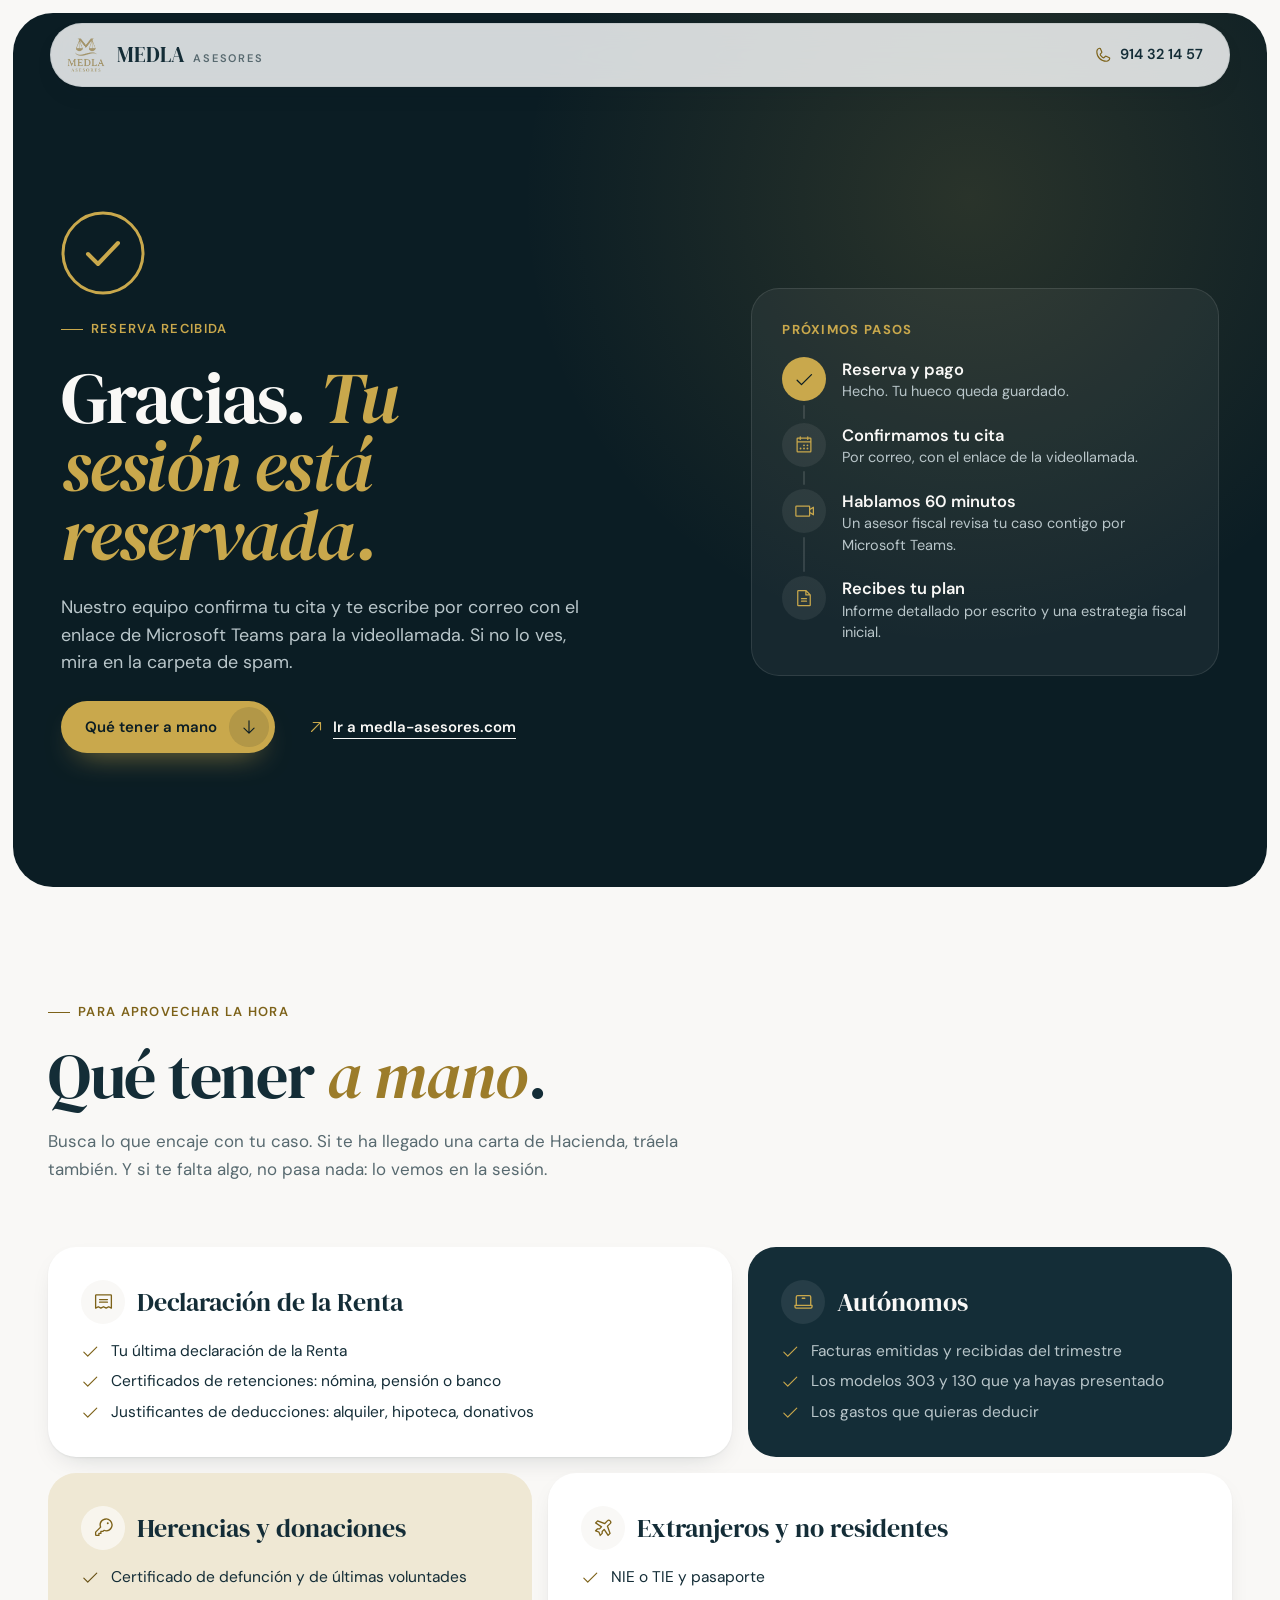
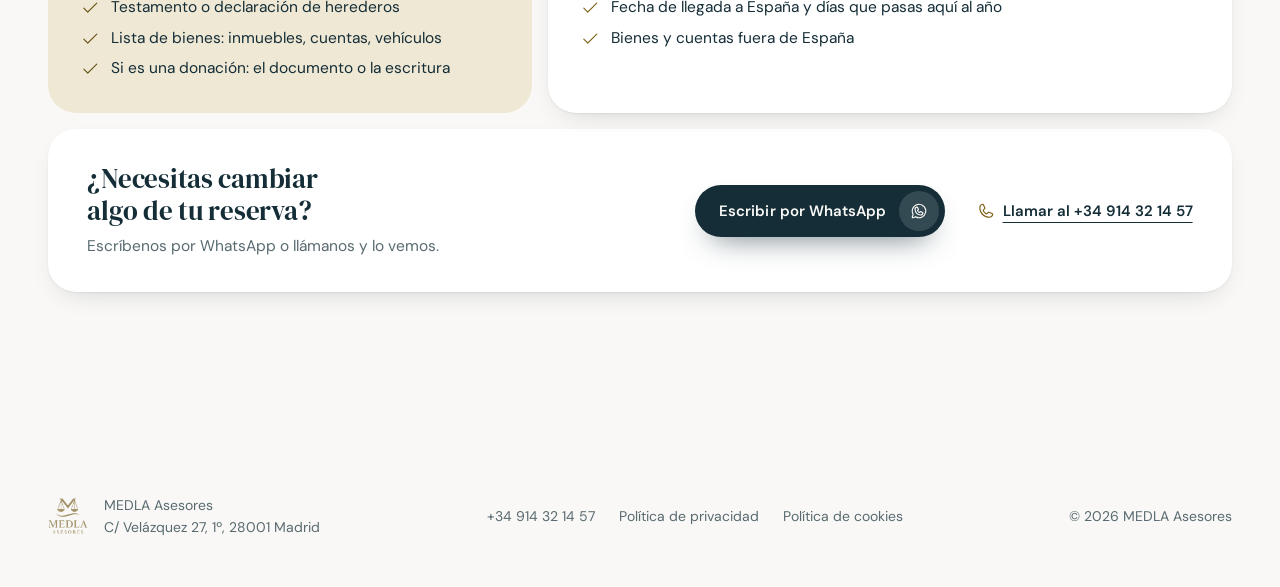
<file: gracias/index.html>
<!doctype html>
<html lang="es">
<head>
  <meta charset="utf-8">
  <meta name="viewport" content="width=device-width, initial-scale=1, viewport-fit=cover">
  <title>Sesión reservada | MEDLA Asesores</title>
  <meta name="description" content="Tu sesión de asesoría fiscal con MEDLA Asesores está reservada. Esto es lo que pasa ahora y qué tener a mano.">
  <meta name="robots" content="noindex, nofollow">
  <meta name="theme-color" content="#F9F8F6">
  <meta name="color-scheme" content="light">
  <link rel="canonical" href="https://medla-fiscal-ads.vercel.app/gracias/">

  <meta property="og:type" content="website">
  <meta property="og:locale" content="es_ES">
  <meta property="og:site_name" content="MEDLA Asesores">
  <meta property="og:title" content="Sesión reservada | MEDLA Asesores">
  <meta property="og:description" content="Gracias por reservar tu sesión de asesoría fiscal.">
  <meta property="og:url" content="https://medla-fiscal-ads.vercel.app/gracias/">
  <meta property="og:image" content="https://medla-fiscal-ads.vercel.app/assets/img/og-asesoria-fiscal.jpg">
  <meta name="twitter:card" content="summary_large_image">

  <link rel="icon" type="image/png" sizes="32x32" href="../assets/img/favicon-32.png">
  <link rel="icon" type="image/png" sizes="192x192" href="../assets/img/icon-192.png">
  <link rel="apple-touch-icon" href="../assets/img/apple-touch-icon.png">

  <link rel="preconnect" href="https://fonts.googleapis.com">
  <link rel="preconnect" href="https://fonts.gstatic.com" crossorigin>
  <link href="https://fonts.googleapis.com/css2?family=DM+Sans:ital,opsz,wght@0,9..40,400..700;1,9..40,400&family=DM+Serif+Display:ital@0;1&display=swap" rel="stylesheet">
  <link rel="stylesheet" href="../assets/landing.css">
  <link rel="stylesheet" href="../assets/pages.css">
</head>
<body data-page="gracias" data-root="../">
  <a class="skip" href="#main">Saltar al contenido</a>

  <header class="nav">
    <div class="nav__in">
      <a class="nav__brand" href="../" aria-label="MEDLA Asesores: volver a la asesoría fiscal">
        <img class="nav__logo" src="../assets/img/medla-logo.png" alt="" width="292" height="261">
        <span class="nav__name">MEDLA <span>Asesores</span></span>
      </a>
      <div class="nav__act">
        <a class="nav__tel" href="tel:+34914321457" data-track="tel_click">
          <svg class="ic" aria-hidden="true"><use href="../assets/icons.svg#i-phone"></use></svg>
          <span>914 32 14 57</span>
        </a>
      </div>
    </div>
  </header>

  <main id="main">
    <section class="ty" aria-labelledby="ty-title">
      <div class="ty__panel">
        <div class="wrap ty__grid">
          <div class="ty__copy">
            <svg class="ok-mark" viewBox="0 0 84 84" aria-hidden="true"><circle cx="42" cy="42" r="40"/><path d="M27 43l10 10 20-21"/></svg>
            <p class="eyebrow eyebrow--light" data-in style="--d: 1">Reserva recibida</p>
            <h1 id="ty-title" class="ty__title ty__title--ok" data-in style="--d: 2">Gracias. <em>Tu sesión está reservada.</em></h1>
            <p class="ty__lead" data-in style="--d: 3">Nuestro equipo confirma tu cita y te escribe por correo con el enlace de Microsoft Teams para la videollamada. Si no lo ves, mira en la carpeta de spam.</p>
            <div class="ty__ctas" data-in style="--d: 4">
              <a class="btn btn--gold" href="#preparar">
                <span class="btn__t">Qué tener a mano</span>
                <span class="btn__i btn__i--down" aria-hidden="true"><svg class="ic"><use href="../assets/icons.svg#i-arrow-right"></use></svg></span>
              </a>
              <a class="link link--light" href="https://medla-asesores.com/"><svg class="ic" aria-hidden="true"><use href="../assets/icons.svg#i-arrow-up-right"></use></svg>Ir a medla-asesores.com</a>
            </div>
          </div>

          <div class="ty__side" data-in style="--d: 3">
            <div class="next">
              <p class="next__k">Próximos pasos</p>
              <ol>
                <li class="next__i is-done">
                  <span class="next__ic" aria-hidden="true"><svg class="ic"><use href="../assets/icons.svg#i-check"></use></svg></span>
                  <div><h2>Reserva y pago</h2><p>Hecho. Tu hueco queda guardado.</p></div>
                </li>
                <li class="next__i">
                  <span class="next__ic" aria-hidden="true"><svg class="ic"><use href="../assets/icons.svg#i-calendar-dots"></use></svg></span>
                  <div><h2>Confirmamos tu cita</h2><p>Por correo, con el enlace de la videollamada.</p></div>
                </li>
                <li class="next__i">
                  <span class="next__ic" aria-hidden="true"><svg class="ic"><use href="../assets/icons.svg#i-video-camera"></use></svg></span>
                  <div><h2>Hablamos 60 minutos</h2><p>Un asesor fiscal revisa tu caso contigo por Microsoft Teams.</p></div>
                </li>
                <li class="next__i">
                  <span class="next__ic" aria-hidden="true"><svg class="ic"><use href="../assets/icons.svg#i-file-text"></use></svg></span>
                  <div><h2>Recibes tu plan</h2><p>Informe detallado por escrito y una estrategia fiscal inicial.</p></div>
                </li>
              </ol>
            </div>
          </div>
        </div>
      </div>
    </section>

    <section class="prep" id="preparar" aria-labelledby="prep-title">
      <div class="wrap">
        <header class="prep__head">
          <p class="eyebrow">Para aprovechar la hora</p>
          <h2 id="prep-title" class="h2">Qué tener <em>a mano</em>.</h2>
          <p class="lead">Busca lo que encaje con tu caso. Si te ha llegado una carta de Hacienda, tráela también. Y si te falta algo, no pasa nada: lo vemos en la sesión.</p>
        </header>

        <div class="prep__grid">
          <article class="kit">
            <div class="kit__top"><span class="kit__ic" aria-hidden="true"><svg class="ic"><use href="../assets/icons.svg#i-receipt"></use></svg></span><h3>Declaración de la Renta</h3></div>
            <ul>
              <li><svg class="ic" aria-hidden="true"><use href="../assets/icons.svg#i-check"></use></svg>Tu última declaración de la Renta</li>
              <li><svg class="ic" aria-hidden="true"><use href="../assets/icons.svg#i-check"></use></svg>Certificados de retenciones: nómina, pensión o banco</li>
              <li><svg class="ic" aria-hidden="true"><use href="../assets/icons.svg#i-check"></use></svg>Justificantes de deducciones: alquiler, hipoteca, donativos</li>
            </ul>
          </article>
          <article class="kit">
            <div class="kit__top"><span class="kit__ic" aria-hidden="true"><svg class="ic"><use href="../assets/icons.svg#i-laptop"></use></svg></span><h3>Autónomos</h3></div>
            <ul>
              <li><svg class="ic" aria-hidden="true"><use href="../assets/icons.svg#i-check"></use></svg>Facturas emitidas y recibidas del trimestre</li>
              <li><svg class="ic" aria-hidden="true"><use href="../assets/icons.svg#i-check"></use></svg>Los modelos 303 y 130 que ya hayas presentado</li>
              <li><svg class="ic" aria-hidden="true"><use href="../assets/icons.svg#i-check"></use></svg>Los gastos que quieras deducir</li>
            </ul>
          </article>
          <article class="kit">
            <div class="kit__top"><span class="kit__ic" aria-hidden="true"><svg class="ic"><use href="../assets/icons.svg#i-key"></use></svg></span><h3>Herencias y donaciones</h3></div>
            <ul>
              <li><svg class="ic" aria-hidden="true"><use href="../assets/icons.svg#i-check"></use></svg>Certificado de defunción y de últimas voluntades</li>
              <li><svg class="ic" aria-hidden="true"><use href="../assets/icons.svg#i-check"></use></svg>Testamento o declaración de herederos</li>
              <li><svg class="ic" aria-hidden="true"><use href="../assets/icons.svg#i-check"></use></svg>Lista de bienes: inmuebles, cuentas, vehículos</li>
              <li><svg class="ic" aria-hidden="true"><use href="../assets/icons.svg#i-check"></use></svg>Si es una donación: el documento o la escritura</li>
            </ul>
          </article>
          <article class="kit">
            <div class="kit__top"><span class="kit__ic" aria-hidden="true"><svg class="ic"><use href="../assets/icons.svg#i-airplane-tilt"></use></svg></span><h3>Extranjeros y no residentes</h3></div>
            <ul>
              <li><svg class="ic" aria-hidden="true"><use href="../assets/icons.svg#i-check"></use></svg>NIE o TIE y pasaporte</li>
              <li><svg class="ic" aria-hidden="true"><use href="../assets/icons.svg#i-check"></use></svg>Fecha de llegada a España y días que pasas aquí al año</li>
              <li><svg class="ic" aria-hidden="true"><use href="../assets/icons.svg#i-check"></use></svg>Bienes y cuentas fuera de España</li>
            </ul>
          </article>
        </div>

        <div class="nudge nudge--paper">
          <p class="nudge__t">¿Necesitas cambiar algo de tu reserva? <span>Escríbenos por WhatsApp o llámanos y lo vemos.</span></p>
          <div class="nudge__act">
            <a class="btn btn--ink" href="https://wa.me/34914321457?text=Hola%2C%20acabo%20de%20reservar%20la%20sesi%C3%B3n%20de%20asesor%C3%ADa%20fiscal%20y%20tengo%20una%20pregunta." target="_blank" rel="noopener" data-track="whatsapp_soporte">
              <span class="btn__t">Escribir por WhatsApp</span>
              <span class="btn__i" aria-hidden="true"><svg class="ic"><use href="../assets/icons.svg#i-whatsapp-logo"></use></svg></span>
            </a>
            <a class="link" href="tel:+34914321457" data-track="tel_soporte"><svg class="ic" aria-hidden="true"><use href="../assets/icons.svg#i-phone"></use></svg>Llamar al +34 914 32 14 57</a>
          </div>
        </div>
      </div>
    </section>
  </main>

  <footer class="ftr">
    <div class="wrap ftr__in">
      <div class="ftr__brand">
        <img class="ftr__logo" src="../assets/img/medla-logo.png" alt="MEDLA Asesores" width="292" height="261" loading="lazy">
        <p>MEDLA Asesores<br>C/ Velázquez 27, 1º, 28001 Madrid</p>
      </div>
      <ul class="ftr__links">
        <li><a href="tel:+34914321457" data-track="tel_soporte">+34 914 32 14 57</a></li>
        <li><a href="https://medla-asesores.com/politica-de-privacidad/">Política de privacidad</a></li>
        <li><a href="https://medla-asesores.com/politica-de-cookies/">Política de cookies</a></li>
      </ul>
      <p class="ftr__copy">© 2026 MEDLA Asesores</p>
    </div>
  </footer>

  <script src="../assets/core.js" defer></script>
  <script src="../assets/pages.js" defer></script>
</body>
</html>
</file>
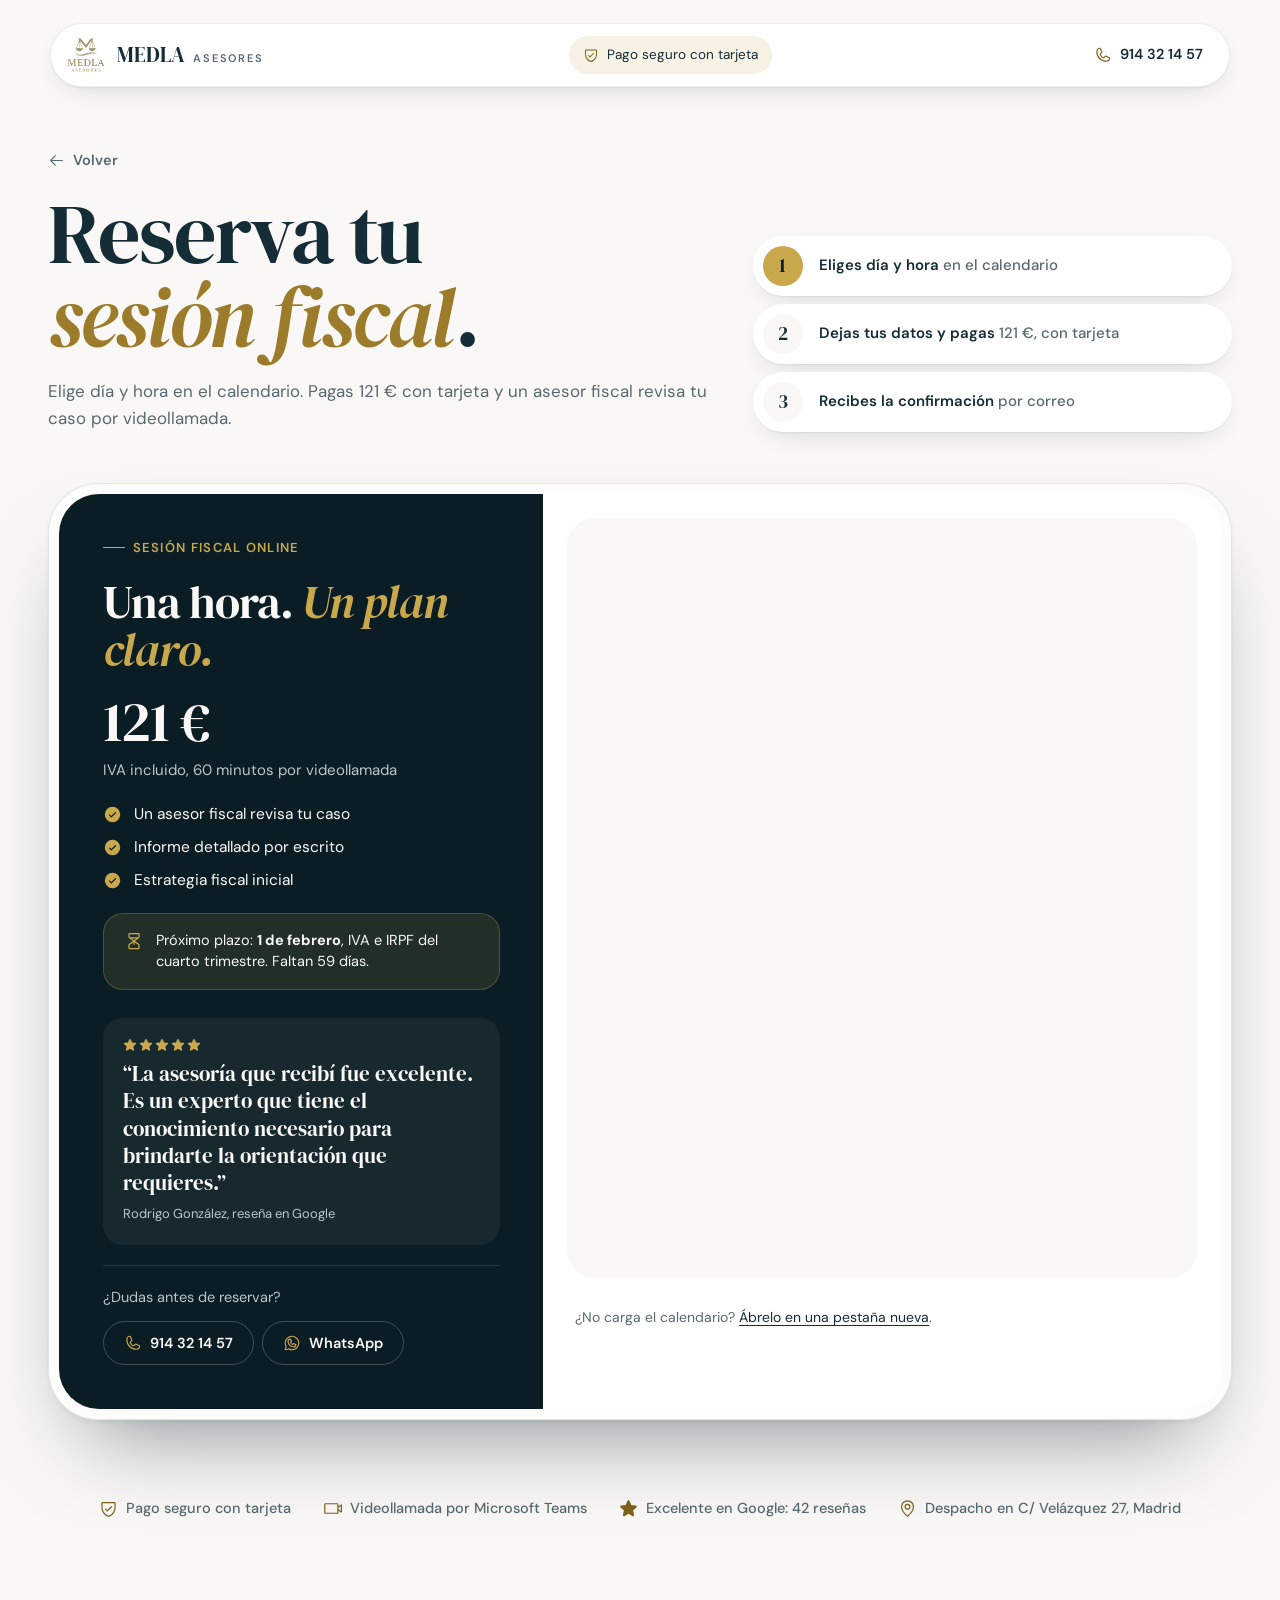
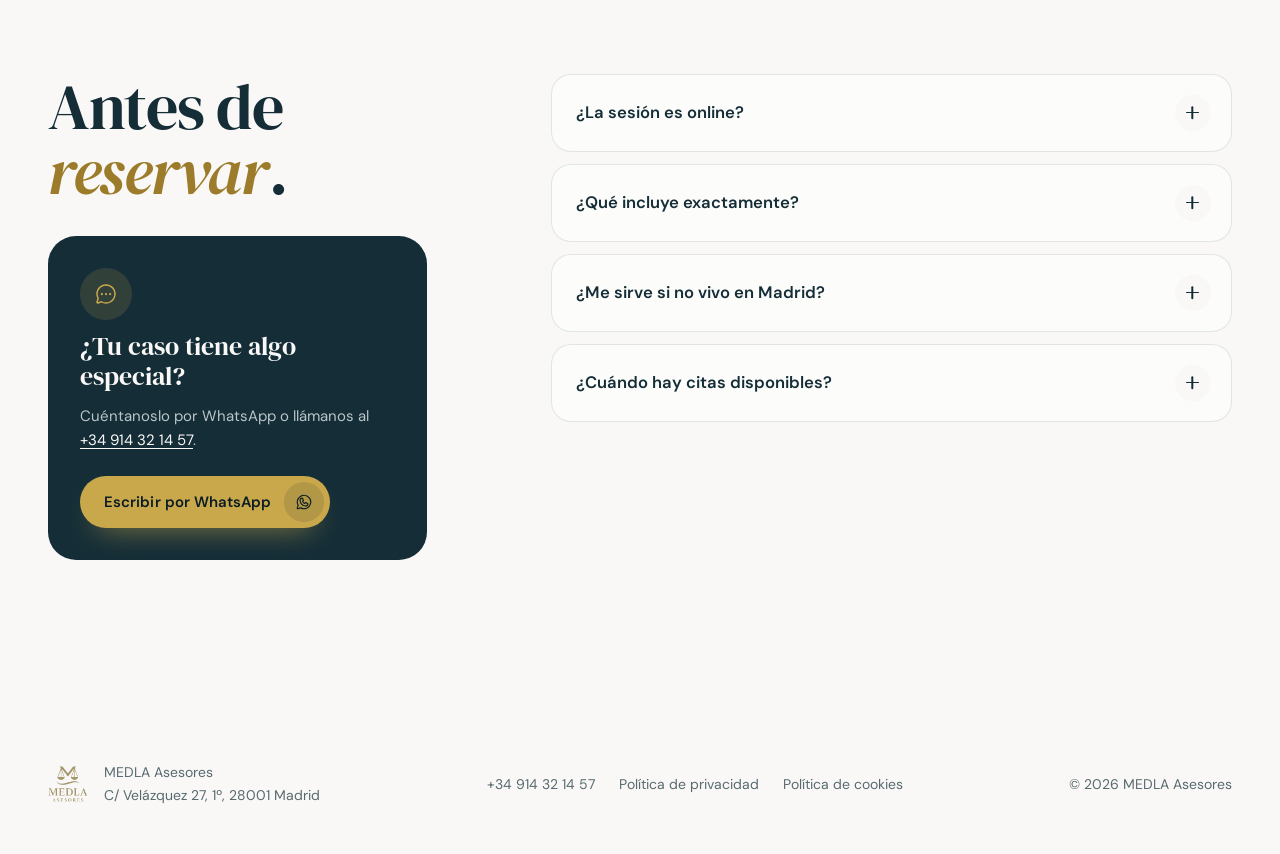
<file: reservar/index.html>
<!doctype html>
<html lang="es">
<head>
  <meta charset="utf-8">
  <meta name="viewport" content="width=device-width, initial-scale=1, viewport-fit=cover">
  <title>Reserva tu sesión fiscal | MEDLA Asesores</title>
  <meta name="description" content="Elige día y hora para tu sesión de asesoría fiscal online: 60 minutos con un asesor fiscal, informe por escrito y estrategia inicial. 121 €, IVA incluido.">
  <meta name="robots" content="noindex, nofollow">
  <meta name="theme-color" content="#F9F8F6">
  <meta name="color-scheme" content="light">
  <link rel="canonical" href="https://medla-fiscal-ads.vercel.app/reservar/">

  <meta property="og:type" content="website">
  <meta property="og:locale" content="es_ES">
  <meta property="og:site_name" content="MEDLA Asesores">
  <meta property="og:title" content="Reserva tu sesión fiscal | MEDLA Asesores">
  <meta property="og:description" content="60 minutos con un asesor fiscal por videollamada. 121 €, IVA incluido.">
  <meta property="og:url" content="https://medla-fiscal-ads.vercel.app/reservar/">
  <meta property="og:image" content="https://medla-fiscal-ads.vercel.app/assets/img/og-asesoria-fiscal.jpg">
  <meta name="twitter:card" content="summary_large_image">

  <link rel="icon" type="image/png" sizes="32x32" href="../assets/img/favicon-32.png">
  <link rel="icon" type="image/png" sizes="192x192" href="../assets/img/icon-192.png">
  <link rel="apple-touch-icon" href="../assets/img/apple-touch-icon.png">

  <link rel="preconnect" href="https://fonts.googleapis.com">
  <link rel="preconnect" href="https://fonts.gstatic.com" crossorigin>
  <link rel="preconnect" href="https://api.leadconnectorhq.com">
  <link href="https://fonts.googleapis.com/css2?family=DM+Sans:ital,opsz,wght@0,9..40,400..700;1,9..40,400&family=DM+Serif+Display:ital@0;1&display=swap" rel="stylesheet">
  <link rel="stylesheet" href="../assets/landing.css">
  <link rel="stylesheet" href="../assets/pages.css">
</head>
<body data-page="reservar" data-root="../">
  <a class="skip" href="#calendario">Saltar al calendario</a>

  <header class="nav">
    <div class="nav__in">
      <a class="nav__brand" href="../" aria-label="MEDLA Asesores: volver a la asesoría fiscal">
        <img class="nav__logo" src="../assets/img/medla-logo.png" alt="" width="292" height="261">
        <span class="nav__name">MEDLA <span>Asesores</span></span>
      </a>
      <p class="nav__dl nav__dl--safe">
        <svg class="ic" aria-hidden="true"><use href="../assets/icons.svg#i-shield-check"></use></svg>
        <span>Pago seguro con tarjeta</span>
      </p>
      <div class="nav__act">
        <a class="nav__tel" href="tel:+34914321457" data-track="tel_click">
          <svg class="ic" aria-hidden="true"><use href="../assets/icons.svg#i-phone"></use></svg>
          <span>914 32 14 57</span>
        </a>
      </div>
    </div>
  </header>

  <main id="main" class="sub">
    <div class="wrap rs__head">
      <div class="rs__copy">
        <a class="back" href="../" data-in style="--d: 0"><svg class="ic" aria-hidden="true"><use href="../assets/icons.svg#i-arrow-left"></use></svg>Volver</a>
        <h1 class="rs__title" data-in style="--d: 1">Reserva tu <em>sesión fiscal</em>.</h1>
        <p class="lead" data-in style="--d: 2">Elige día y hora en el calendario. Pagas 121 € con tarjeta y un asesor fiscal revisa tu caso por videollamada.</p>
      </div>
      <ol class="rs__steps" aria-label="Cómo se reserva">
        <li class="rs__step" data-in style="--d: 2"><div>Eliges día y hora <span>en el calendario</span></div></li>
        <li class="rs__step" data-in style="--d: 3"><div>Dejas tus datos y pagas <span>121 €, con tarjeta</span></div></li>
        <li class="rs__step" data-in style="--d: 4"><div>Recibes la confirmación <span>por correo</span></div></li>
      </ol>
    </div>

    <section class="book book--page" id="calendario" aria-labelledby="book-title">
      <div class="wrap">
        <div class="book__shell" data-in style="--d: 3">
          <div class="book__in">
            <aside class="book__aside">
              <p class="eyebrow eyebrow--light">Sesión fiscal online</p>
              <h2 id="book-title" class="book__title">Una hora. <em>Un plan claro.</em></h2>
              <p class="book__price"><span>121 €</span> IVA incluido, 60 minutos por videollamada</p>
              <ul class="book__list">
                <li><svg class="ic" aria-hidden="true"><use href="../assets/icons.svg#i-check-circle-fill"></use></svg>Un asesor fiscal revisa tu caso</li>
                <li><svg class="ic" aria-hidden="true"><use href="../assets/icons.svg#i-check-circle-fill"></use></svg>Informe detallado por escrito</li>
                <li><svg class="ic" aria-hidden="true"><use href="../assets/icons.svg#i-check-circle-fill"></use></svg>Estrategia fiscal inicial</li>
              </ul>
              <p class="book__dl">
                <svg class="ic" aria-hidden="true"><use href="../assets/icons.svg#i-hourglass-medium"></use></svg>
                <span>Próximo plazo: <strong data-dl="long">20 de octubre</strong>, <span data-dl="label">IVA e IRPF del tercer trimestre</span>. <span data-dl="days"></span></span>
              </p>
              <figure class="book__quote">
                <span class="stars" aria-label="Valoración en Google: excelente"><svg class="ic" aria-hidden="true"><use href="../assets/icons.svg#i-star-fill"></use></svg><svg class="ic" aria-hidden="true"><use href="../assets/icons.svg#i-star-fill"></use></svg><svg class="ic" aria-hidden="true"><use href="../assets/icons.svg#i-star-fill"></use></svg><svg class="ic" aria-hidden="true"><use href="../assets/icons.svg#i-star-fill"></use></svg><svg class="ic" aria-hidden="true"><use href="../assets/icons.svg#i-star-fill"></use></svg></span>
                <blockquote>“La asesoría que recibí fue excelente. Es un experto que tiene el conocimiento necesario para brindarte la orientación que requieres.”</blockquote>
                <figcaption>Rodrigo González, reseña en Google</figcaption>
              </figure>
              <div class="book__contact">
                <p>¿Dudas antes de reservar?</p>
                <div class="book__btns">
                  <a class="ghost" href="tel:+34914321457" data-track="tel_click"><svg class="ic" aria-hidden="true"><use href="../assets/icons.svg#i-phone"></use></svg>914 32 14 57</a>
                  <a class="ghost" href="../whatsapp/?cta=reservar" data-go data-track="whatsapp_cta" data-cta="reservar"><svg class="ic" aria-hidden="true"><use href="../assets/icons.svg#i-whatsapp-logo"></use></svg>WhatsApp</a>
                </div>
              </div>
            </aside>

            <div class="book__main">
              <div class="cal" data-cal="eager">
                <div class="cal__skeleton" aria-hidden="true"><span></span><span></span><span></span><span></span><span></span><span></span><span></span></div>
                <iframe data-src="https://api.leadconnectorhq.com/widget/booking/ExwwLZ24X6UPcOY0UGEj" title="Calendario de reserva: Asesoría Fiscal" id="ExwwLZ24X6UPcOY0UGEj_rs" scrolling="no"></iframe>
              </div>
              <p class="cal__alt">¿No carga el calendario? <a href="https://api.leadconnectorhq.com/widget/booking/ExwwLZ24X6UPcOY0UGEj" target="_blank" rel="noopener" data-track="booking_newtab">Ábrelo en una pestaña nueva</a>.</p>
            </div>
          </div>
        </div>
      </div>
    </section>

    <ul class="trust" aria-label="Garantías">
      <li><svg class="ic" aria-hidden="true"><use href="../assets/icons.svg#i-shield-check"></use></svg>Pago seguro con tarjeta</li>
      <li><svg class="ic" aria-hidden="true"><use href="../assets/icons.svg#i-video-camera"></use></svg>Videollamada por Microsoft Teams</li>
      <li><svg class="ic" aria-hidden="true"><use href="../assets/icons.svg#i-star-fill"></use></svg>Excelente en Google: 42 reseñas</li>
      <li><svg class="ic" aria-hidden="true"><use href="../assets/icons.svg#i-map-pin"></use></svg>Despacho en C/ Velázquez 27, Madrid</li>
    </ul>

    <section class="faq" aria-labelledby="faq-title">
      <div class="wrap faq__grid">
        <div class="faq__side">
          <h2 id="faq-title" class="h2">Antes de <em>reservar</em>.</h2>
          <div class="talk">
            <span class="talk__ic" aria-hidden="true"><svg class="ic"><use href="../assets/icons.svg#i-chat-circle-dots"></use></svg></span>
            <p class="talk__t">¿Tu caso tiene algo especial?</p>
            <p class="talk__p">Cuéntanoslo por WhatsApp o llámanos al <a href="tel:+34914321457" data-track="tel_click">+34 914 32 14 57</a>.</p>
            <a class="btn btn--gold" href="../whatsapp/?cta=reservar-faq&amp;tema=duda" data-go data-track="whatsapp_cta" data-cta="reservar-faq">
              <span class="btn__t">Escribir por WhatsApp</span>
              <span class="btn__i" aria-hidden="true"><svg class="ic"><use href="../assets/icons.svg#i-whatsapp-logo"></use></svg></span>
            </a>
          </div>
        </div>
        <div class="acc">
          <details class="acc__item">
            <summary><span>¿La sesión es online?</span><i aria-hidden="true"></i></summary>
            <div class="acc__body"><p>Sí, por videollamada de Microsoft Teams. Puedes conectarte desde España o desde cualquier otro país.</p></div>
          </details>
          <details class="acc__item">
            <summary><span>¿Qué incluye exactamente?</span><i aria-hidden="true"></i></summary>
            <div class="acc__body"><p>Una hora con un asesor fiscal, un informe detallado por escrito y una estrategia fiscal inicial. Todo por 121 €, IVA incluido.</p></div>
          </details>
          <details class="acc__item">
            <summary><span>¿Me sirve si no vivo en Madrid?</span><i aria-hidden="true"></i></summary>
            <div class="acc__body"><p>Sí. La sesión es online y analizamos tu caso con la normativa de tu comunidad autónoma, que cambia cosas como las deducciones de la Renta o el impuesto de sucesiones.</p></div>
          </details>
          <details class="acc__item">
            <summary><span>¿Cuándo hay citas disponibles?</span><i aria-hidden="true"></i></summary>
            <div class="acc__body"><p>Las ves en el calendario. Las citas se abren con unos días de antelación y hasta un mes vista.</p></div>
          </details>
        </div>
      </div>
    </section>
  </main>

  <footer class="ftr">
    <div class="wrap ftr__in">
      <div class="ftr__brand">
        <img class="ftr__logo" src="../assets/img/medla-logo.png" alt="MEDLA Asesores" width="292" height="261" loading="lazy">
        <p>MEDLA Asesores<br>C/ Velázquez 27, 1º, 28001 Madrid</p>
      </div>
      <ul class="ftr__links">
        <li><a href="tel:+34914321457" data-track="tel_click">+34 914 32 14 57</a></li>
        <li><a href="https://medla-asesores.com/politica-de-privacidad/">Política de privacidad</a></li>
        <li><a href="https://medla-asesores.com/politica-de-cookies/">Política de cookies</a></li>
      </ul>
      <p class="ftr__copy">© 2026 MEDLA Asesores</p>
    </div>
  </footer>

  <script src="../assets/core.js" defer></script>
  <script src="../assets/pages.js" defer></script>
  <script src="https://link.msgsndr.com/js/form_embed.js" defer></script>
</body>
</html>
</file>
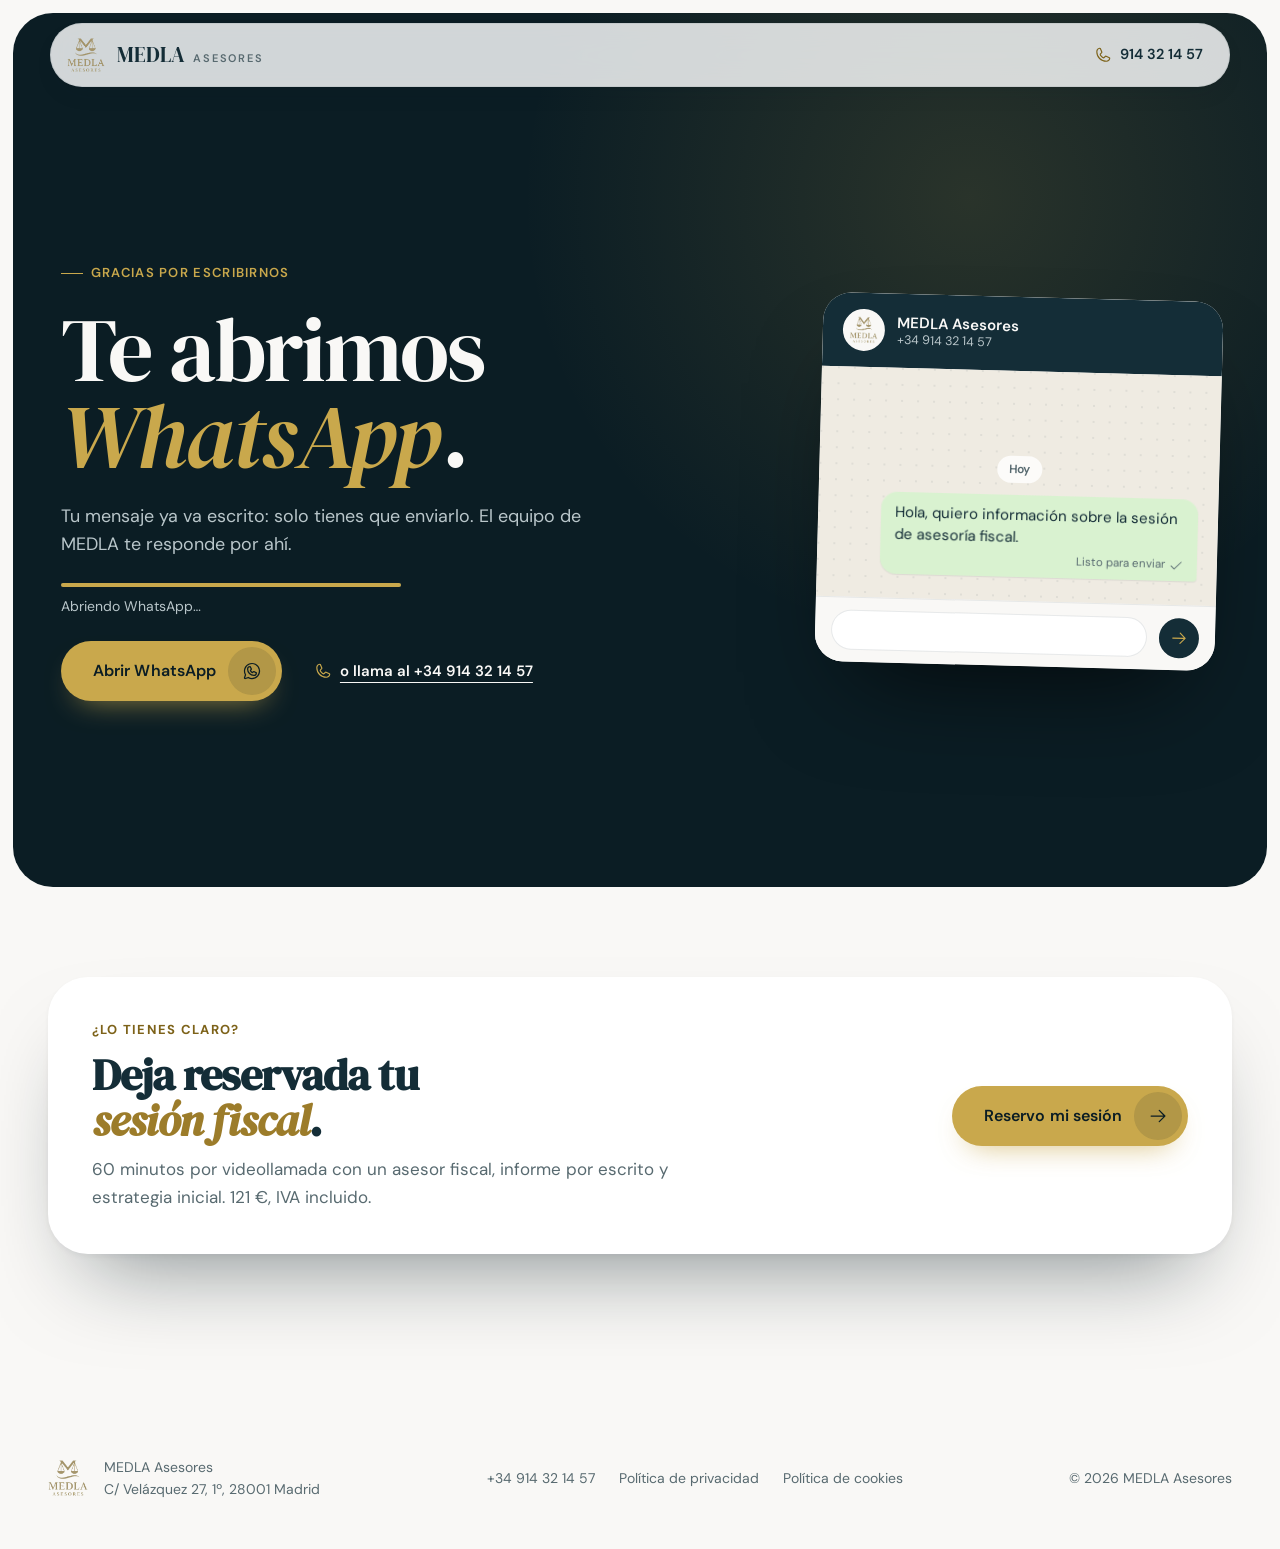
<file: whatsapp/index.html>
<!doctype html>
<html lang="es">
<head>
  <meta charset="utf-8">
  <meta name="viewport" content="width=device-width, initial-scale=1, viewport-fit=cover">
  <title>Gracias por escribirnos | MEDLA Asesores</title>
  <meta name="description" content="Te abrimos WhatsApp con tu mensaje para MEDLA Asesores ya escrito.">
  <meta name="robots" content="noindex, nofollow">
  <meta name="theme-color" content="#F9F8F6">
  <meta name="color-scheme" content="light">
  <link rel="canonical" href="https://medla-fiscal-ads.vercel.app/whatsapp/">

  <meta property="og:type" content="website">
  <meta property="og:locale" content="es_ES">
  <meta property="og:site_name" content="MEDLA Asesores">
  <meta property="og:title" content="Asesoría fiscal por WhatsApp | MEDLA Asesores">
  <meta property="og:description" content="Escríbenos por WhatsApp y te contamos cómo es la sesión de asesoría fiscal.">
  <meta property="og:url" content="https://medla-fiscal-ads.vercel.app/whatsapp/">
  <meta property="og:image" content="https://medla-fiscal-ads.vercel.app/assets/img/og-asesoria-fiscal.jpg">
  <meta name="twitter:card" content="summary_large_image">

  <link rel="icon" type="image/png" sizes="32x32" href="../assets/img/favicon-32.png">
  <link rel="icon" type="image/png" sizes="192x192" href="../assets/img/icon-192.png">
  <link rel="apple-touch-icon" href="../assets/img/apple-touch-icon.png">

  <link rel="preconnect" href="https://fonts.googleapis.com">
  <link rel="preconnect" href="https://fonts.gstatic.com" crossorigin>
  <link href="https://fonts.googleapis.com/css2?family=DM+Sans:ital,opsz,wght@0,9..40,400..700;1,9..40,400&family=DM+Serif+Display:ital@0;1&display=swap" rel="stylesheet">
  <link rel="stylesheet" href="../assets/landing.css">
  <link rel="stylesheet" href="../assets/pages.css">
</head>
<body data-page="whatsapp" data-root="../">
  <a class="skip" href="#main">Saltar al contenido</a>

  <header class="nav">
    <div class="nav__in">
      <a class="nav__brand" href="../" aria-label="MEDLA Asesores: volver a la asesoría fiscal">
        <img class="nav__logo" src="../assets/img/medla-logo.png" alt="" width="292" height="261">
        <span class="nav__name">MEDLA <span>Asesores</span></span>
      </a>
      <div class="nav__act">
        <a class="nav__tel" href="tel:+34914321457" data-track="tel_click">
          <svg class="ic" aria-hidden="true"><use href="../assets/icons.svg#i-phone"></use></svg>
          <span>914 32 14 57</span>
        </a>
      </div>
    </div>
  </header>

  <main id="main">
    <section class="ty" aria-labelledby="ty-title">
      <div class="ty__panel">
        <div class="wrap ty__grid">
          <div class="ty__copy">
            <p class="eyebrow eyebrow--light" data-in style="--d: 0">Gracias por escribirnos</p>
            <h1 id="ty-title" class="ty__title" data-in style="--d: 1">Te abrimos <em>WhatsApp</em>.</h1>
            <p class="ty__lead" data-in style="--d: 2">Tu mensaje ya va escrito: solo tienes que enviarlo. El equipo de MEDLA te responde por ahí.</p>
            <div class="go" data-go-bar data-in style="--d: 3">
              <span class="go__bar" aria-hidden="true"><span></span></span>
              <span class="go__txt" data-go-txt aria-live="polite">Abriendo WhatsApp…</span>
            </div>
            <div class="ty__ctas" data-in style="--d: 4">
              <a class="btn btn--gold btn--lg" href="https://wa.me/34914321457?text=Hola%2C%20quiero%20informaci%C3%B3n%20sobre%20la%20sesi%C3%B3n%20de%20asesor%C3%ADa%20fiscal." data-wa data-track="whatsapp_open">
                <span class="btn__t">Abrir WhatsApp</span>
                <span class="btn__i" aria-hidden="true"><svg class="ic"><use href="../assets/icons.svg#i-whatsapp-logo"></use></svg></span>
              </a>
              <a class="link link--light" href="tel:+34914321457" data-track="tel_click"><svg class="ic" aria-hidden="true"><use href="../assets/icons.svg#i-phone"></use></svg>o llama al +34 914 32 14 57</a>
            </div>
          </div>

          <div class="ty__side" data-in style="--d: 3">
            <figure class="chat" aria-label="Vista previa del mensaje que vas a enviar">
              <div class="chat__top">
                <span class="chat__av"><img src="../assets/img/medla-logo.png" alt="" width="292" height="261"></span>
                <p class="chat__who">MEDLA Asesores<span>+34 914 32 14 57</span></p>
              </div>
              <div class="chat__body">
                <span class="chat__day">Hoy</span>
                <p class="bubble"><span data-wa-text>Hola, quiero información sobre la sesión de asesoría fiscal.</span><small>Listo para enviar <svg class="ic" aria-hidden="true"><use href="../assets/icons.svg#i-check"></use></svg></small></p>
              </div>
              <div class="chat__bar" aria-hidden="true">
                <span class="chat__field"></span>
                <span class="chat__send"><svg class="ic"><use href="../assets/icons.svg#i-arrow-right"></use></svg></span>
              </div>
            </figure>
          </div>
        </div>
      </div>
    </section>

    <section class="after" aria-labelledby="after-title">
      <div class="wrap">
        <div class="after__card" data-in style="--d: 5">
          <div>
            <p class="after__k">¿Lo tienes claro?</p>
            <h2 id="after-title" class="after__t">Deja reservada tu <em>sesión fiscal</em>.</h2>
            <p class="after__p">60 minutos por videollamada con un asesor fiscal, informe por escrito y estrategia inicial. 121 €, IVA incluido.</p>
          </div>
          <a class="btn btn--gold btn--lg" href="../reservar/?cta=whatsapp" data-go data-track="cta_click" data-cta="whatsapp">
            <span class="btn__t">Reservo mi sesión</span>
            <span class="btn__i" aria-hidden="true"><svg class="ic"><use href="../assets/icons.svg#i-arrow-right"></use></svg></span>
          </a>
        </div>
      </div>
    </section>
  </main>

  <footer class="ftr">
    <div class="wrap ftr__in">
      <div class="ftr__brand">
        <img class="ftr__logo" src="../assets/img/medla-logo.png" alt="MEDLA Asesores" width="292" height="261" loading="lazy">
        <p>MEDLA Asesores<br>C/ Velázquez 27, 1º, 28001 Madrid</p>
      </div>
      <ul class="ftr__links">
        <li><a href="tel:+34914321457" data-track="tel_click">+34 914 32 14 57</a></li>
        <li><a href="https://medla-asesores.com/politica-de-privacidad/">Política de privacidad</a></li>
        <li><a href="https://medla-asesores.com/politica-de-cookies/">Política de cookies</a></li>
      </ul>
      <p class="ftr__copy">© 2026 MEDLA Asesores</p>
    </div>
  </footer>

  <script src="../assets/core.js" defer></script>
  <script src="../assets/pages.js" defer></script>
</body>
</html>
</file>
<file: assets/landing.css>
/* ==========================================================================
   MEDLA · Landing Asesoría Fiscal · v2
   Sistema cálido y redondeado: paneles enmarcados, tarjetas apiladas,
   fotografía propia, navy + marfil + dorado de la guía de marca. Ver DESIGN.md.
   ========================================================================== */

:root {
  /* color: 7 tokens */
  --ink: #142D37;          /* texto */
  --navy: #142D37;         /* paneles navy */
  --navy-deep: #0B1D24;    /* hero, cierre, tarjeta profunda */
  --ivory: #F9F8F6;        /* lienzo: claro de MEDLA */
  --paper: #FFFFFF;        /* tarjetas */
  --gold: #C9A84C;         /* acento único */
  --gold-ink: #7D6219;     /* dorado para texto pequeño sobre claro (5,1:1) */
  --muted: #586A70;        /* texto secundario (5,0:1 sobre marfil) */

  /* derivados (no son tokens nuevos) */
  --gold-display: #9C7C2A; /* dorado para titulares grandes sobre claro (3,5:1) */
  --gold-hi: #D8BC66;      /* hover de botones dorados */
  --sand: color-mix(in srgb, var(--gold) 20%, var(--ivory));
  --line: color-mix(in srgb, var(--ink) 11%, transparent);
  --on-dark: #F9F8F6;
  --on-dark-muted: #B9C6CA;

  /* tipografía */
  --f-display: "DM Serif Display", "Playfair Display", Georgia, serif;
  --f-sans: "DM Sans", "Segoe UI", system-ui, sans-serif;

  /* espacio (escala 4/8) */
  --s-1: 4px; --s-2: 8px; --s-3: 12px; --s-4: 16px; --s-5: 20px; --s-6: 24px;
  --s-8: 32px; --s-10: 40px; --s-12: 48px; --s-16: 64px; --s-20: 80px; --s-24: 96px;

  /* layout */
  --container: 1240px;
  --gutter: clamp(1.25rem, 4vw, 3rem);
  --frame: clamp(0.5rem, 1vw, 0.875rem);
  --section: clamp(6rem, 12vw, 14rem);
  --nav-h: 64px;

  /* forma */
  --r-sm: 14px;
  --r-md: 20px;
  --r-lg: 28px;
  --r-xl: 40px;
  --r-pill: 999px;

  /* profundidad (sombras teñidas de navy, nunca negras) */
  --shadow-sm: 0 1px 2px rgba(11, 29, 36, .06), 0 10px 28px -14px rgba(11, 29, 36, .22);
  --shadow-lg: 0 2px 6px rgba(11, 29, 36, .05), 0 48px 90px -40px rgba(11, 29, 36, .5);

  /* motion */
  --ease: cubic-bezier(.2, .8, .2, 1);
  --ease-out: cubic-bezier(.16, 1, .3, 1);
  --spring: cubic-bezier(.34, 1.56, .64, 1);

  color-scheme: light;
}

/* Tema oscuro solo bajo demanda (data-theme="dark"). La landing va siempre en claro,
   aunque el sistema esté en oscuro: el fondo es el claro de MEDLA. */
:root[data-theme="dark"] {
  --ink: #EFEBE2;
  --navy: #17323D;
  --navy-deep: #0E2129;
  --ivory: #0B171C;
  --paper: #12242B;
  --gold: #D2B25A;
  --gold-ink: #D2B25A;
  --muted: #A8B5B9;
  --gold-display: #D2B25A;
  --gold-hi: #E0C576;
  --sand: color-mix(in srgb, var(--gold) 13%, #0B171C);
  --line: rgba(239, 235, 226, .1);
  --shadow-sm: 0 1px 2px rgba(0, 0, 0, .3), 0 10px 28px -14px rgba(0, 0, 0, .6);
  --shadow-lg: 0 2px 6px rgba(0, 0, 0, .3), 0 48px 90px -40px rgba(0, 0, 0, .8);
  color-scheme: dark;
}

/* ---------- base ---------- */
*, *::before, *::after { box-sizing: border-box; }
html { -webkit-text-size-adjust: 100%; scroll-behavior: smooth; scroll-padding-top: calc(var(--nav-h) + 32px); }
body {
  margin: 0;
  background: var(--ivory);
  color: var(--ink);
  font-family: var(--f-sans);
  font-size: 17px;
  line-height: 1.6;
  -webkit-font-smoothing: antialiased;
  text-rendering: optimizeLegibility;
  overflow-x: clip;
}
img { display: block; max-width: 100%; height: auto; }
a { color: inherit; }
h1, h2, h3, p, ul, ol, dl, dd, figure, blockquote { margin: 0; }
ul, ol { padding: 0; list-style: none; }
button, input, select, textarea { font: inherit; color: inherit; }
em { font-style: italic; }
sup { font-size: .55em; line-height: 0; }
.nowrap { white-space: nowrap; }
:focus-visible { outline: 2px solid var(--gold); outline-offset: 3px; }
::selection { background: var(--gold); color: #0B1D24; }

.ic { width: 1em; height: 1em; flex: 0 0 auto; fill: currentColor; }
.sr-only { position: absolute; width: 1px; height: 1px; padding: 0; margin: -1px; overflow: hidden; clip: rect(0 0 0 0); white-space: nowrap; border: 0; }
.wrap { width: 100%; max-width: calc(var(--container) + 2 * var(--gutter)); margin-inline: auto; padding-inline: var(--gutter); }

.skip {
  position: fixed; top: 12px; left: 12px; z-index: 120;
  padding: var(--s-3) var(--s-5); border-radius: var(--r-pill);
  background: var(--gold); color: #0B1D24; font-weight: 600; text-decoration: none;
  transform: translateY(-180%); transition: transform .25s var(--ease);
}
.skip:focus { transform: translateY(0); }

/* ---------- tipografía ---------- */
.h2 {
  font-family: var(--f-display);
  font-weight: 400;
  font-size: clamp(2.4rem, 5vw, 4.4rem);
  line-height: 1.02;
  letter-spacing: -0.02em;
  text-wrap: balance;
  max-width: 16ch;
}
.h2 em, .pain__text em, .book__title em { color: var(--gold-display); padding-right: .04em; }
.h2--light { color: var(--on-dark); }
.h2--light em { color: var(--gold); }
.lead { font-size: clamp(1.06rem, 1.3vw, 1.22rem); line-height: 1.6; color: var(--muted); max-width: 58ch; }
.lead--light { color: var(--on-dark-muted); }
.eyebrow {
  display: inline-flex; align-items: center; gap: var(--s-2);
  font-size: 13px; font-weight: 600; letter-spacing: .1em; text-transform: uppercase;
  color: var(--gold-ink);
}
.eyebrow::before { content: ""; width: 22px; height: 1px; background: currentColor; }
.eyebrow--light { color: var(--gold); }

/* ---------- botones (píldora con ícono en su propio círculo) ---------- */
.btn {
  --bg: var(--gold); --fg: #0B1D24; --hover: var(--gold-hi); --well: rgba(11, 29, 36, .12);
  position: relative;
  display: inline-flex; align-items: center; gap: var(--s-3);
  height: 52px; padding: 0 6px 0 var(--s-6);
  border: 0; border-radius: var(--r-pill);
  background: var(--bg); color: var(--fg);
  font-family: var(--f-sans); font-size: 15px; font-weight: 600; line-height: 1; letter-spacing: .005em;
  text-decoration: none; white-space: nowrap; cursor: pointer;
  box-shadow: 0 14px 30px -16px color-mix(in srgb, var(--bg) 80%, transparent);
  transition: background-color .3s var(--ease), box-shadow .3s var(--ease), color .3s var(--ease);
  will-change: transform;
}
.btn:hover, .btn:focus-visible { background: var(--hover); box-shadow: 0 18px 36px -16px color-mix(in srgb, var(--bg) 90%, transparent); }
.btn__i {
  display: grid; place-items: center;
  width: 40px; height: 40px; border-radius: 50%;
  background: var(--well); font-size: 18px;
  transition: transform .45s var(--spring), background-color .3s var(--ease);
}
.btn:hover .btn__i, .btn:focus-visible .btn__i { transform: translateX(2px) rotate(-45deg); }
.btn:active .btn__i { transform: scale(.88); }
.btn--sm { height: 44px; padding-left: var(--s-5); font-size: 14px; }
.btn--sm .btn__i { width: 32px; height: 32px; font-size: 15px; }
.btn--lg { height: 60px; padding-left: var(--s-8); font-size: 16px; }
.btn--lg .btn__i { width: 48px; height: 48px; font-size: 20px; }
.btn--ink { --bg: var(--ink); --fg: var(--ivory); --hover: color-mix(in srgb, var(--ink) 86%, var(--gold)); --well: color-mix(in srgb, var(--ivory) 14%, transparent); }
.btn--glass { --bg: rgba(255, 255, 255, .1); --fg: #fff; --hover: rgba(255, 255, 255, .18); --well: rgba(255, 255, 255, .12); border: 1px solid rgba(255, 255, 255, .28); box-shadow: none; }
.btn--glass:hover, .btn--glass:focus-visible { box-shadow: none; border-color: rgba(255, 255, 255, .5); }
.btn--glass .btn__i { color: var(--gold); }
.btn--block { width: 100%; justify-content: space-between; }
.btn[disabled] { opacity: .65; cursor: progress; }

.link {
  display: inline-flex; align-items: center; gap: var(--s-2);
  font-weight: 600; font-size: 15px;
  text-decoration: underline; text-decoration-thickness: 1px; text-underline-offset: 6px;
  border-radius: var(--r-sm);
  transition: text-underline-offset .25s var(--ease), color .25s var(--ease);
}
.link:hover { text-underline-offset: 9px; }
.link .ic { font-size: 18px; color: var(--gold-ink); }
.link--light { color: var(--on-dark); }
.link--light .ic { color: var(--gold); }
.link--light:hover { color: var(--gold); }

.pill {
  display: inline-flex; align-items: center; gap: var(--s-3);
  padding: 6px 16px 6px 6px; border-radius: var(--r-pill);
  font-size: 14px; font-weight: 500; line-height: 1.2;
}
.pill__ic { display: grid; place-items: center; width: 30px; height: 30px; border-radius: 50%; background: var(--gold); color: #0B1D24; font-size: 15px; }
.pill--glass { background: rgba(255, 255, 255, .1); border: 1px solid rgba(255, 255, 255, .2); color: #fff; }

.stars { display: inline-flex; gap: 2px; color: var(--gold); font-size: 15px; }

/* ---------- cabecera flotante ---------- */
.nav {
  position: fixed; z-index: 90;
  top: calc(var(--frame) + 10px); left: 50%;
  width: min(1180px, calc(100% - 2 * var(--frame) - 20px)); height: var(--nav-h);
  transform: translateX(-50%);
  border-radius: var(--r-pill);
  background: color-mix(in srgb, var(--paper) 82%, transparent);
  border: 1px solid color-mix(in srgb, var(--ink) 8%, transparent);
  box-shadow: var(--shadow-sm);
  backdrop-filter: blur(18px) saturate(1.5);
  -webkit-backdrop-filter: blur(18px) saturate(1.5);
}
.nav__in { height: 100%; display: flex; align-items: center; justify-content: space-between; gap: var(--s-4); padding: 0 10px 0 var(--s-4); }
.nav__brand { display: inline-flex; align-items: center; gap: var(--s-3); text-decoration: none; border-radius: var(--r-pill); }
.nav__logo { width: 38px; height: auto; }
.nav__name { font-family: var(--f-display); font-size: 21px; letter-spacing: .01em; line-height: 1; }
.nav__name span { font-family: var(--f-sans); font-size: 11px; font-weight: 600; letter-spacing: .16em; text-transform: uppercase; color: var(--muted); margin-left: 3px; }
.nav__dl {
  display: inline-flex; align-items: center; gap: var(--s-2);
  padding: 8px 14px; border-radius: var(--r-pill);
  background: color-mix(in srgb, var(--gold) 14%, transparent);
  font-size: 13.5px; color: var(--ink); white-space: nowrap;
}
.nav__dl .ic { color: var(--gold-ink); font-size: 16px; }
.nav__dl strong { font-weight: 700; }
.nav__act { display: flex; align-items: center; gap: var(--s-3); }
.nav__tel {
  display: inline-flex; align-items: center; gap: var(--s-2);
  height: 44px; padding: 0 var(--s-4); border-radius: var(--r-pill);
  font-size: 14.5px; font-weight: 600; text-decoration: none;
  transition: background-color .25s var(--ease);
}
.nav__tel .ic { font-size: 18px; color: var(--gold-ink); }
.nav__tel:hover { background: color-mix(in srgb, var(--ink) 6%, transparent); }
:root[data-theme="dark"] .nav__logo, :root[data-theme="dark"] .ftr__logo { content: url("img/medla-logo-white.png"); }

/* ---------- 1 · hero ---------- */
.hero { position: relative; padding: var(--frame) var(--frame) 0; }
.hero__panel {
  position: relative; isolation: isolate; overflow: hidden;
  height: calc(100svh - 2 * var(--frame)); min-height: 640px; max-height: 980px;
  border-radius: var(--r-xl);
  background: #0B1D24; color: #fff;
  transform-origin: 50% 0;
}
.hero__media img {
  position: absolute; inset: 0; width: 100%; height: 100%;
  object-fit: cover; object-position: 58% 50%;
  will-change: transform;
}
.hero__shade {
  position: absolute; inset: 0; z-index: 1;
  background:
    linear-gradient(90deg, rgba(11, 29, 36, .88) 0%, rgba(11, 29, 36, .64) 30%, rgba(11, 29, 36, .14) 56%, rgba(11, 29, 36, 0) 70%),
    linear-gradient(0deg, rgba(11, 29, 36, .62) 0%, rgba(11, 29, 36, 0) 42%);
}
.hero__content {
  position: absolute; z-index: 2;
  left: clamp(1.5rem, 5vw, 5rem); bottom: clamp(2rem, 6vw, 5rem);
  width: min(660px, calc(100% - 3rem));
  display: grid; gap: var(--s-6); justify-items: start;
}
.hero__title {
  font-family: var(--f-display); font-weight: 400;
  font-size: clamp(3.4rem, 8.4vw, 8rem); line-height: .95; letter-spacing: -0.025em;
  color: #fff;
}
.hero__title em { color: var(--gold); padding-right: .05em; }
/* aire para la itálica dentro de las máscaras de SplitText */
.hero__title [class*="mask"] { padding: 0 .1em .08em 0; margin: 0 -.1em -.08em 0; }
.hero__sub { max-width: 40ch; font-size: clamp(1.06rem, 1.4vw, 1.3rem); line-height: 1.55; color: rgba(249, 248, 246, .88); }
.hero__ctas { display: flex; flex-wrap: wrap; align-items: center; gap: var(--s-4) var(--s-8); margin-top: var(--s-2); }
.hero__rating {
  position: absolute; z-index: 2;
  top: calc(var(--nav-h) + clamp(2rem, 4vw, 3rem)); right: clamp(1.25rem, 3.5vw, 3rem);
  display: inline-flex; align-items: center; gap: var(--s-3);
  padding: 10px 18px 10px 14px; border-radius: var(--r-pill);
  background: rgba(255, 255, 255, .94); color: #142D37;
  font-size: 14px; box-shadow: var(--shadow-sm);
}
.hero__rating strong { font-weight: 700; }
.hero__rating span:last-child { color: #586A70; }
.hero__rating .stars { color: #B8963A; }

.deadline {
  position: absolute; z-index: 5;
  right: calc(var(--frame) + clamp(1.25rem, 3.5vw, 3rem)); bottom: -56px;
  width: 300px; padding: var(--s-5) var(--s-6) var(--s-6);
  border-radius: var(--r-lg);
  background: var(--paper); color: var(--ink);
  box-shadow: var(--shadow-lg);
  display: grid; gap: var(--s-1);
}
.deadline__k { display: inline-flex; align-items: center; gap: var(--s-2); font-size: 12.5px; font-weight: 700; letter-spacing: .09em; text-transform: uppercase; color: var(--gold-ink); }
.deadline__k .ic { font-size: 16px; }
.deadline__date { font-family: var(--f-display); font-size: 48px; line-height: 1.05; letter-spacing: -0.02em; margin-top: var(--s-1); }
.deadline__label { font-size: 15px; line-height: 1.4; color: var(--muted); }
.deadline__days {
  justify-self: start; margin-top: var(--s-3);
  padding: 7px 14px; border-radius: var(--r-pill);
  background: var(--ink); color: var(--ivory);
  font-size: 13.5px; font-weight: 600;
}

/* ---------- 2 · marquesina ---------- */
.topics { padding: clamp(5.5rem, 9vw, 8rem) 0 clamp(1rem, 2vw, 1.5rem); }
.marquee { overflow: hidden; padding-block: var(--s-3); }
.marquee__track { display: flex; flex-wrap: wrap; justify-content: center; gap: var(--s-3); padding-inline: var(--gutter); }
.marquee.is-looping { -webkit-mask-image: linear-gradient(90deg, transparent, #000 7%, #000 93%, transparent); mask-image: linear-gradient(90deg, transparent, #000 7%, #000 93%, transparent); }
.marquee.is-looping .marquee__track { flex-wrap: nowrap; width: max-content; gap: 0; padding-inline: 0; justify-content: flex-start; }
.marquee.is-looping .chip { margin-right: var(--s-3); }
.chip {
  display: inline-flex; align-items: center; gap: var(--s-3);
  padding: 14px 22px 14px 16px; border-radius: var(--r-pill);
  background: var(--paper); box-shadow: var(--shadow-sm);
  font-size: 16px; font-weight: 500; white-space: nowrap;
}
.chip .ic { font-size: 20px; color: var(--gold-ink); }

/* ---------- 3 · problema ---------- */
.pain { padding: clamp(4rem, 8vw, 8rem) 0 var(--section); }
.pain__text {
  font-family: var(--f-display); font-weight: 400;
  font-size: clamp(2.5rem, 6vw, 5.6rem); line-height: 1.04; letter-spacing: -0.022em;
  max-width: 17ch; text-wrap: balance;
}
.facts { display: grid; grid-template-columns: repeat(12, minmax(0, 1fr)); gap: var(--s-4); margin-top: clamp(3rem, 6vw, 5.5rem); }
.fact {
  display: flex; flex-direction: column; justify-content: space-between; gap: var(--s-8);
  min-height: 280px; padding: clamp(1.5rem, 2.6vw, 2.4rem);
  border-radius: var(--r-lg);
}
.fact__n { font-family: var(--f-display); font-size: clamp(3rem, 5.4vw, 5rem); line-height: 1; letter-spacing: -0.025em; }
.fact__pre { display: block; margin-bottom: var(--s-2); font-family: var(--f-sans); font-size: 13px; font-weight: 700; letter-spacing: .09em; text-transform: uppercase; }
.fact__t { font-size: 17px; line-height: 1.5; max-width: 32ch; }
.fact__src { display: inline-flex; align-items: center; gap: var(--s-2); font-size: 13px; font-weight: 600; letter-spacing: .02em; }
.fact__src .ic { font-size: 16px; }
.fact--navy { grid-column: 1 / 6; background: var(--navy); color: var(--on-dark); }
.fact--navy .fact__pre { color: var(--gold); }
.fact--navy .fact__t { color: var(--on-dark-muted); }
.fact--navy .fact__src { color: var(--gold); }
.fact--paper { grid-column: 6 / 10; background: var(--paper); box-shadow: var(--shadow-sm); }
.fact--paper .fact__pre { color: var(--gold-ink); }
.fact--paper .fact__t { color: var(--muted); }
.fact--paper .fact__src { color: var(--gold-ink); }
.fact--sand { grid-column: 10 / 13; background: var(--sand); }
.fact--sand .fact__pre { color: color-mix(in srgb, var(--gold-ink) 80%, #000); }
.fact--sand .fact__t { color: color-mix(in srgb, var(--ink) 82%, var(--sand)); }
.fact--sand .fact__src { color: color-mix(in srgb, var(--gold-ink) 80%, #000); }

/* franja de CTA: cierra un bloque con la reserva y WhatsApp a mano */
.nudge {
  display: flex; flex-wrap: wrap; align-items: center; justify-content: space-between; gap: var(--s-6) var(--s-10);
  margin-top: var(--s-4);
  padding: clamp(1.5rem, 2.6vw, 2.25rem) clamp(1.5rem, 3vw, 2.75rem);
  border-radius: var(--r-lg);
  border: 1px solid var(--line);
  background: color-mix(in srgb, var(--paper) 50%, transparent);
}
.nudge__t { font-family: var(--f-display); font-size: clamp(1.4rem, 2.1vw, 1.85rem); line-height: 1.18; letter-spacing: -0.01em; max-width: 30ch; text-wrap: balance; }
.nudge__t span { display: block; margin-top: var(--s-2); font-family: var(--f-sans); font-size: 15.5px; line-height: 1.5; letter-spacing: 0; color: var(--muted); }
.nudge__act { display: flex; flex-wrap: wrap; align-items: center; gap: var(--s-4) var(--s-8); }
.nudge--paper { background: var(--paper); border-color: transparent; box-shadow: var(--shadow-sm); }

/* ---------- 4 · servicios (apilado) ---------- */
.svc { padding-bottom: var(--section); }
.svc__head { display: grid; gap: var(--s-5); justify-items: start; }
.svc__head .h2 { max-width: 14ch; }
.ref a { color: var(--gold-ink); text-decoration: none; font-weight: 700; padding: 8px 4px; margin: -8px -2px; }
/* flex (no grid): un item de grid no puede "pegarse" fuera de su propia celda */
.stack { display: flex; flex-direction: column; gap: var(--s-8); margin-top: clamp(3rem, 6vw, 5rem); }
.card {
  --top: calc(var(--frame) + var(--nav-h) + 34px + var(--i, 0) * 16px);
  position: sticky; top: var(--top);
  display: grid; grid-template-columns: minmax(0, 1.08fr) minmax(0, .92fr); gap: clamp(1rem, 2.5vw, 2.5rem);
  height: min(calc(100svh - var(--top) - 28px), 720px); min-height: 560px;
  padding: clamp(.75rem, 1.1vw, 1rem);
  border-radius: var(--r-xl);
  box-shadow: var(--shadow-lg);
  overflow: hidden; transform-origin: 50% 0;
  isolation: isolate;
}
.card__copy { display: flex; flex-direction: column; justify-content: center; gap: clamp(.75rem, 1.6vh, 1.1rem); padding: clamp(1.25rem, 4vh, 3rem) clamp(1.25rem, 3vw, 3rem); min-width: 0; }
.card__top { display: flex; flex-wrap: wrap; align-items: center; gap: var(--s-3); }
.tag { display: inline-flex; padding: 6px 12px; border-radius: var(--r-pill); font-size: 12.5px; font-weight: 700; letter-spacing: .04em; }
.card__name { font-size: 15px; font-weight: 600; letter-spacing: .01em; }
.card__hook { font-family: var(--f-display); font-weight: 400; font-size: clamp(1.9rem, 3.1vw, 3rem); line-height: 1.05; letter-spacing: -0.018em; text-wrap: balance; max-width: 18ch; }
.card__body { font-size: 16.5px; line-height: 1.55; max-width: 50ch; }
.card__list { display: grid; gap: var(--s-2); }
.card__list li { display: flex; align-items: flex-start; gap: var(--s-3); font-size: 15.5px; font-weight: 500; line-height: 1.4; }
.card__list .ic { margin-top: 2px; font-size: 18px; }
.card__fact { display: flex; gap: var(--s-3); align-items: flex-start; padding: var(--s-4) var(--s-5); border-radius: var(--r-md); font-size: 14.5px; line-height: 1.5; }
.card__fact > .ic { font-size: 20px; margin-top: 1px; }
.card__src { display: block; margin-top: 4px; font-size: 12.5px; font-weight: 700; letter-spacing: .02em; }
.card__acts { display: flex; flex-wrap: wrap; align-items: center; gap: var(--s-3) var(--s-6); margin-top: var(--s-1); }
.card__wa {
  display: inline-flex; align-items: center; gap: var(--s-2);
  font-size: 15px; font-weight: 600; text-decoration: underline; text-decoration-thickness: 1px; text-underline-offset: 5px;
  border-radius: var(--r-sm);
  transition: text-underline-offset .25s var(--ease), color .25s var(--ease);
}
.card__wa .ic { font-size: 19px; }
.card__wa:hover { text-underline-offset: 8px; }
.card--paper .card__wa .ic, .card--sand .card__wa .ic { color: var(--gold-ink); }
.card--navy .card__wa .ic, .card--deep .card__wa .ic { color: var(--gold); }
.card--navy .card__wa:hover, .card--deep .card__wa:hover { color: var(--gold); }
.card__media { position: relative; overflow: hidden; border-radius: calc(var(--r-xl) - 12px); min-height: 0; }
.card__media img { position: absolute; inset: -7% 0; width: 100%; height: 114%; object-fit: cover; will-change: transform; }
.card__shade { position: absolute; inset: 0; z-index: 4; background: #0B1D24; opacity: 0; pointer-events: none; border-radius: inherit; }

.card--paper { background: var(--paper); }
.card--paper .tag { background: color-mix(in srgb, var(--gold) 20%, transparent); color: var(--gold-ink); }
.card--paper .card__body { color: var(--muted); }
.card--paper .card__list .ic { color: var(--gold-ink); }
.card--paper .card__fact { background: var(--ivory); }
.card--paper .card__fact > .ic, .card--paper .card__src { color: var(--gold-ink); }

.card--navy { background: var(--navy); color: var(--on-dark); }
.card--navy .tag { background: var(--gold); color: #0B1D24; }
.card--navy .card__name { color: var(--gold); }
.card--navy .card__body { color: var(--on-dark-muted); }
.card--navy .card__list .ic, .card--navy .card__fact > .ic, .card--navy .card__src { color: var(--gold); }
.card--navy .card__fact { background: rgba(255, 255, 255, .07); color: var(--on-dark); }

.card--sand { background: var(--sand); }
.card--sand .tag { background: var(--ink); color: var(--ivory); }
.card--sand .card__body { color: color-mix(in srgb, var(--ink) 80%, var(--sand)); }
.card--sand .card__list .ic, .card--sand .card__fact > .ic, .card--sand .card__src { color: color-mix(in srgb, var(--gold-ink) 82%, #000); }
.card--sand .card__fact { background: color-mix(in srgb, var(--paper) 60%, transparent); }

.card--deep { background: var(--navy-deep); color: var(--on-dark); }
.card--deep .tag { background: rgba(201, 168, 76, .16); color: var(--gold); border: 1px solid rgba(201, 168, 76, .4); }
.card--deep .card__name { color: var(--gold); }
.card--deep .card__body { color: var(--on-dark-muted); }
.card--deep .card__list .ic, .card--deep .card__fact > .ic, .card--deep .card__src { color: var(--gold); }
.card--deep .card__fact { background: rgba(255, 255, 255, .06); color: var(--on-dark); }

.note { margin-top: clamp(2rem, 4vw, 3rem); max-width: 90ch; font-size: 13px; line-height: 1.6; color: var(--muted); }

/* ---------- 5 · oferta ---------- */
.offer { padding-bottom: var(--section); }
.offer__grid { display: grid; grid-template-columns: repeat(12, minmax(0, 1fr)); column-gap: var(--s-6); align-items: start; }
.offer__copy { grid-column: 1 / 7; display: grid; gap: var(--s-6); justify-items: start; }
.steps { position: relative; margin-top: var(--s-6); width: 100%; }
.steps__line { position: absolute; left: 27px; top: 28px; bottom: 28px; width: 2px; border-radius: 2px; background: var(--line); overflow: hidden; }
.steps__line span { position: absolute; inset: 0; background: var(--gold); transform: scaleY(0); transform-origin: 50% 0; }
.steps__list { display: grid; gap: clamp(1.75rem, 4vw, 3rem); }
.step { position: relative; display: grid; grid-template-columns: 56px 1fr; gap: var(--s-5); align-items: start; }
.step__ic {
  position: relative; z-index: 1;
  display: grid; place-items: center; width: 56px; height: 56px; border-radius: 50%;
  background: var(--paper); color: var(--gold-ink); font-size: 24px;
  box-shadow: var(--shadow-sm);
  transition: background-color .5s var(--ease), color .5s var(--ease), transform .6s var(--spring);
}
.step.is-on .step__ic { background: var(--gold); color: #0B1D24; transform: scale(1.06); }
.step__txt { padding-top: 6px; }
.step h3 { font-family: var(--f-display); font-weight: 400; font-size: clamp(1.5rem, 2.2vw, 1.95rem); line-height: 1.15; letter-spacing: -0.01em; }
.step p { margin-top: var(--s-2); color: var(--muted); max-width: 44ch; }

.ticket { grid-column: 8 / 13; position: sticky; top: calc(var(--frame) + var(--nav-h) + 40px); perspective: 1200px; }
.ticket__in {
  position: relative; display: grid; gap: var(--s-3);
  padding: clamp(1.75rem, 3vw, 2.5rem);
  border-radius: var(--r-xl);
  background: var(--navy-deep); color: var(--on-dark);
  box-shadow: var(--shadow-lg);
  overflow: hidden; will-change: transform;
}
/* perforación del ticket: línea discontinua + dos muescas del color del lienzo */
.ticket__sep { position: relative; display: block; height: 0; margin: var(--s-3) calc(-1 * clamp(1.75rem, 3vw, 2.5rem)); border-top: 2px dashed rgba(249, 248, 246, .2); }
.ticket__sep::before, .ticket__sep::after { content: ""; position: absolute; top: -17px; width: 32px; height: 32px; border-radius: 50%; background: var(--ivory); }
.ticket__sep::before { left: -16px; }
.ticket__sep::after { right: -16px; }
.ticket__k { font-size: 13px; font-weight: 700; letter-spacing: .1em; text-transform: uppercase; color: var(--gold); }
.ticket__price { font-family: var(--f-display); font-size: clamp(4.5rem, 7vw, 6.5rem); line-height: .95; letter-spacing: -0.03em; }
.ticket__iva { font-size: 15px; color: var(--on-dark-muted); }
.ticket__list { display: grid; gap: var(--s-3); margin: var(--s-3) 0 var(--s-5); }
.ticket__list li { display: flex; gap: var(--s-3); align-items: flex-start; font-size: 15.5px; line-height: 1.45; }
.ticket__list .ic { color: var(--gold); font-size: 20px; }
.ticket__fine { display: flex; gap: var(--s-2); align-items: flex-start; font-size: 13.5px; line-height: 1.5; color: var(--on-dark-muted); }
.ticket__fine .ic { font-size: 17px; color: var(--gold); margin-top: 1px; }

/* ---------- 6 · por qué MEDLA ---------- */
.why { padding: 0 var(--frame); }
.why__panel {
  position: relative; overflow: hidden;
  padding-block: clamp(5rem, 10vw, 10rem);
  border-radius: var(--r-xl);
  background: var(--navy-deep); color: var(--on-dark);
}
.why__grid { display: grid; grid-template-columns: repeat(12, minmax(0, 1fr)); column-gap: var(--s-6); align-items: center; }
.why__copy { grid-column: 1 / 7; display: grid; gap: var(--s-6); }
.stats { display: grid; grid-template-columns: repeat(2, minmax(0, 1fr)); gap: var(--s-6); margin-top: var(--s-6); }
.stat { display: flex; flex-direction: column-reverse; gap: var(--s-2); padding: var(--s-5) var(--s-6); border-radius: var(--r-lg); background: rgba(255, 255, 255, .05); border: 1px solid rgba(255, 255, 255, .08); }
.stat dd { font-family: var(--f-display); font-size: clamp(2.8rem, 4.6vw, 4.2rem); line-height: 1; letter-spacing: -0.02em; color: var(--gold); font-variant-numeric: tabular-nums; }
.stat dt { font-size: 14.5px; line-height: 1.45; color: var(--on-dark-muted); }
.why__ctas { display: flex; flex-wrap: wrap; align-items: center; gap: var(--s-4) var(--s-8); margin-top: var(--s-4); }
.why__collage { grid-column: 8 / 13; position: relative; height: clamp(420px, 44vw, 600px); }
.why__ph { position: absolute; overflow: hidden; border-radius: var(--r-lg); box-shadow: 0 40px 80px -40px rgba(0, 0, 0, .7); }
.why__ph img { width: 100%; height: 100%; object-fit: cover; }
.why__ph--a { inset: 0 0 18% 12%; }
.why__ph--b { left: 0; bottom: 0; width: 52%; aspect-ratio: 4 / 3; border: 6px solid var(--navy-deep); }
.why__badge {
  position: absolute; right: 6%; bottom: 8%;
  display: inline-flex; align-items: center; gap: var(--s-2);
  padding: 10px 16px; border-radius: var(--r-pill);
  background: rgba(255, 255, 255, .94); color: #142D37;
  font-size: 13.5px; font-weight: 600; box-shadow: var(--shadow-sm);
}
.why__badge .ic { color: #9C7C2A; font-size: 16px; }

/* ---------- 7 · reseñas ---------- */
.reviews { padding-block: var(--section); overflow: hidden; }
.reviews__head { display: flex; flex-wrap: wrap; align-items: flex-end; justify-content: space-between; gap: var(--s-8); }
.reviews__head .h2 { max-width: 15ch; }
.reviews__meta { display: flex; align-items: center; gap: var(--s-6); }
.score { display: grid; gap: var(--s-1); }
.score .stars { font-size: 18px; color: var(--gold-display); }
.score p { font-size: 15px; }
.score strong { font-weight: 700; }
.score span { color: var(--muted); }
.reviews__nav { display: flex; gap: var(--s-2); }
.round {
  display: grid; place-items: center; width: 52px; height: 52px; border-radius: 50%;
  border: 1px solid var(--line); background: var(--paper); color: var(--ink);
  font-size: 20px; cursor: pointer; box-shadow: var(--shadow-sm);
  transition: background-color .25s var(--ease), color .25s var(--ease), transform .2s var(--ease), opacity .25s var(--ease);
}
.round:hover { background: var(--ink); color: var(--ivory); }
.round:active { transform: scale(.94); }
.round[disabled] { opacity: .35; pointer-events: none; }
.reviews__track {
  --pad: max(var(--gutter), calc((100vw - var(--container)) / 2));
  display: flex; gap: var(--s-5);
  margin-top: clamp(2.5rem, 5vw, 4rem);
  padding: var(--s-4) var(--pad) var(--s-8);
  overflow-x: auto; scroll-snap-type: x mandatory; scroll-padding-inline: var(--pad);
  scrollbar-width: none; cursor: grab;
}
.reviews__track::-webkit-scrollbar { display: none; }
.reviews__track.is-dragging { cursor: grabbing; scroll-snap-type: none; user-select: none; }
.review {
  flex: 0 0 clamp(290px, 30vw, 400px);
  display: flex; flex-direction: column; justify-content: space-between; gap: var(--s-8);
  min-height: 300px; padding: clamp(1.5rem, 2.4vw, 2.1rem);
  border-radius: var(--r-lg);
  background: var(--paper); box-shadow: var(--shadow-sm);
  scroll-snap-align: start;
}
.review__q { font-size: 34px; color: var(--gold); }
.review blockquote { font-family: var(--f-display); font-size: clamp(1.3rem, 1.7vw, 1.55rem); line-height: 1.3; letter-spacing: -0.005em; text-wrap: pretty; }
.review figcaption { display: flex; align-items: center; gap: var(--s-3); font-size: 15px; }
.review figcaption strong { display: block; font-weight: 700; }
.review figcaption span span { font-size: 13px; color: var(--muted); }
.avatar { display: grid; place-items: center; width: 44px; height: 44px; border-radius: 50%; background: var(--sand); color: var(--ink); font-size: 14px; font-weight: 700; letter-spacing: .04em; }
.review--navy { background: var(--navy); color: var(--on-dark); }
.review--navy figcaption span span { color: var(--on-dark-muted); }
.review--navy .avatar { background: var(--gold); color: #0B1D24; }
.reviews .nudge { margin-top: var(--s-4); }
.review--sand { background: var(--sand); }
.review--sand .avatar { background: var(--paper); }

/* ---------- 8 · reservar ---------- */
.book { padding-bottom: var(--section); }
.book__shell { padding: 10px; border-radius: calc(var(--r-xl) + 10px); background: color-mix(in srgb, var(--paper) 55%, transparent); border: 1px solid var(--line); box-shadow: var(--shadow-lg); }
.book__in { display: grid; grid-template-columns: minmax(0, 5fr) minmax(0, 7fr); border-radius: var(--r-xl); overflow: hidden; background: var(--paper); }
.book__aside {
  display: flex; flex-direction: column; gap: var(--s-5);
  padding: clamp(1.75rem, 3.4vw, 3rem);
  background: var(--navy-deep); color: var(--on-dark);
}
.book__title { font-family: var(--f-display); font-weight: 400; font-size: clamp(2.2rem, 3.6vw, 3.3rem); line-height: 1.04; letter-spacing: -0.02em; }
.book__title em { color: var(--gold); }
.book__price { font-size: 15px; color: var(--on-dark-muted); }
.book__price span { display: block; font-family: var(--f-display); font-size: 56px; line-height: 1; letter-spacing: -0.02em; color: var(--on-dark); margin-bottom: var(--s-2); }
.book__list { display: grid; gap: var(--s-2); }
.book__list li { display: flex; gap: var(--s-3); align-items: center; font-size: 15.5px; }
.book__list .ic { color: var(--gold); font-size: 19px; }
.book__dl { display: flex; gap: var(--s-3); align-items: flex-start; padding: var(--s-4) var(--s-5); border-radius: var(--r-md); background: rgba(201, 168, 76, .12); border: 1px solid rgba(201, 168, 76, .28); font-size: 14.5px; line-height: 1.5; }
.book__dl .ic { color: var(--gold); font-size: 20px; margin-top: 1px; }
.book__quote { display: grid; gap: var(--s-2); margin-top: var(--s-2); padding: var(--s-5); border-radius: var(--r-md); background: rgba(255, 255, 255, .05); }
.book__quote .stars { font-size: 14px; }
.book__quote blockquote { font-family: var(--f-display); font-size: 21px; line-height: 1.3; }
.book__quote figcaption { font-size: 13px; color: var(--on-dark-muted); }
.book__contact { margin-top: auto; display: grid; gap: var(--s-3); padding-top: var(--s-5); border-top: 1px solid rgba(255, 255, 255, .1); }
.book__contact p { font-size: 14.5px; color: var(--on-dark-muted); }
.book__btns { display: flex; flex-wrap: wrap; gap: var(--s-2); }
.ghost {
  display: inline-flex; align-items: center; gap: var(--s-2);
  height: 44px; padding: 0 var(--s-5); border-radius: var(--r-pill);
  border: 1px solid rgba(255, 255, 255, .22); color: var(--on-dark);
  font-size: 14.5px; font-weight: 600; text-decoration: none;
  transition: background-color .25s var(--ease), border-color .25s var(--ease);
}
.ghost .ic { font-size: 18px; color: var(--gold); }
.ghost:hover { background: rgba(255, 255, 255, .08); border-color: rgba(255, 255, 255, .4); }
.book__main { padding: clamp(1rem, 2vw, 1.5rem); display: grid; gap: var(--s-4); align-content: start; min-width: 0; }


.cal { position: relative; min-height: 760px; border-radius: var(--r-lg); overflow: hidden; background: var(--ivory); }
.cal iframe { position: relative; z-index: 1; display: block; width: 100%; min-height: 760px; border: 0; background: transparent; opacity: 0; transition: opacity .6s var(--ease); }
.cal.is-ready iframe { opacity: 1; }
.cal__skeleton { position: absolute; inset: var(--s-6); display: grid; grid-template-columns: repeat(3, 1fr); grid-auto-rows: 72px; gap: var(--s-3); align-content: start; transition: opacity .4s var(--ease); }
.cal__skeleton span { border-radius: var(--r-md); background: linear-gradient(90deg, var(--paper) 0%, color-mix(in srgb, var(--paper) 40%, var(--ivory)) 50%, var(--paper) 100%); background-size: 200% 100%; animation: shimmer 1.4s ease-in-out infinite; }
.cal__skeleton span:first-child { grid-column: 1 / -1; height: 120px; }
.cal.is-ready .cal__skeleton { opacity: 0; }
@keyframes shimmer { from { background-position: 100% 0; } to { background-position: -100% 0; } }
.cal__alt { padding: var(--s-3) var(--s-2) 0; font-size: 14px; color: var(--muted); }
.cal__alt a { color: var(--ink); text-underline-offset: 3px; }


/* ---------- 9 · FAQ ---------- */
.faq { padding-bottom: var(--section); }
.faq__grid { display: grid; grid-template-columns: repeat(12, minmax(0, 1fr)); column-gap: var(--s-6); align-items: start; }
.faq__side { grid-column: 1 / 5; display: grid; gap: var(--s-8); position: sticky; top: calc(var(--frame) + var(--nav-h) + 40px); }
.talk { display: grid; gap: var(--s-3); justify-items: start; padding: var(--s-8); border-radius: var(--r-lg); background: var(--navy); color: var(--on-dark); }
.talk__ic { display: grid; place-items: center; width: 52px; height: 52px; border-radius: 50%; background: rgba(201, 168, 76, .16); color: var(--gold); font-size: 24px; }
.talk__t { font-family: var(--f-display); font-size: 26px; line-height: 1.15; }
.talk__p { color: var(--on-dark-muted); font-size: 15px; margin-bottom: var(--s-3); }
.talk__p a { color: var(--on-dark); text-underline-offset: 3px; white-space: nowrap; }
.acc { grid-column: 6 / 13; display: grid; gap: var(--s-3); }
.acc__item { border-radius: var(--r-md); background: color-mix(in srgb, var(--paper) 55%, transparent); border: 1px solid var(--line); transition: background-color .3s var(--ease), box-shadow .3s var(--ease); interpolate-size: allow-keywords; }
.acc__item[open] { background: var(--paper); box-shadow: var(--shadow-sm); border-color: transparent; }
.acc__item summary {
  list-style: none; display: flex; justify-content: space-between; align-items: center; gap: var(--s-6);
  padding: var(--s-5) var(--s-5) var(--s-5) var(--s-6); cursor: pointer;
  font-size: clamp(1.02rem, 1.3vw, 1.15rem); font-weight: 600; line-height: 1.35;
  border-radius: var(--r-md);
}
.acc__item summary::-webkit-details-marker { display: none; }
.acc__item summary i { position: relative; flex: 0 0 auto; width: 36px; height: 36px; border-radius: 50%; background: var(--ivory); transition: background-color .3s var(--ease), transform .45s var(--spring); }
.acc__item summary i::before, .acc__item summary i::after { content: ""; position: absolute; left: 50%; top: 50%; width: 13px; height: 1.6px; margin: -.8px 0 0 -6.5px; border-radius: 2px; background: var(--ink); transition: transform .4s var(--ease-out), background-color .3s; }
.acc__item summary i::after { transform: rotate(90deg); }
.acc__item[open] summary i { background: var(--gold); transform: rotate(180deg); }
.acc__item[open] summary i::after { transform: rotate(0deg); }
.acc__item[open] summary i::before, .acc__item[open] summary i::after { background: #0B1D24; }
.acc__item:hover summary i { background: color-mix(in srgb, var(--gold) 30%, var(--ivory)); }
.acc__item::details-content { block-size: 0; overflow: hidden; transition: block-size .4s var(--ease-out), content-visibility .4s allow-discrete; }
.acc__item[open]::details-content { block-size: auto; }
.acc__body { padding: 0 var(--s-16) var(--s-6) var(--s-6); color: var(--muted); max-width: 64ch; }

/* ---------- 10 · cierre ---------- */
.final { padding: 0 var(--frame) var(--frame); }
.final__panel { position: relative; isolation: isolate; overflow: hidden; border-radius: var(--r-xl); min-height: clamp(520px, 64vh, 700px); display: grid; align-items: center; color: #fff; background: #0B1D24; }
.final__bg { position: absolute; inset: -8% 0; width: 100%; height: 116%; object-fit: cover; z-index: -2; will-change: transform; }
.final__shade { position: absolute; inset: 0; z-index: -1; background: linear-gradient(100deg, rgba(11, 29, 36, .94) 0%, rgba(11, 29, 36, .82) 45%, rgba(11, 29, 36, .55) 100%); }
.final__in { width: 100%; max-width: calc(var(--container) + 2 * var(--gutter)); margin-inline: auto; padding: clamp(4rem, 8vw, 7rem) var(--gutter); display: grid; gap: var(--s-6); justify-items: start; }
.final__title { font-family: var(--f-display); font-weight: 400; font-size: clamp(3rem, 7.4vw, 7rem); line-height: .98; letter-spacing: -0.025em; max-width: 12ch; }
.final__title em { color: var(--gold); }
.final__dl { display: flex; gap: var(--s-3); align-items: flex-start; max-width: 56ch; font-size: clamp(1rem, 1.3vw, 1.15rem); line-height: 1.5; color: rgba(249, 248, 246, .88); }
.final__dl .ic { color: var(--gold); font-size: 22px; margin-top: 2px; }
.final__ctas { display: flex; flex-wrap: wrap; align-items: center; gap: var(--s-4); margin-top: var(--s-2); }
.final__tel { font-size: 15px; color: rgba(249, 248, 246, .78); }
.final__tel a { color: #fff; font-weight: 600; text-underline-offset: 4px; white-space: nowrap; transition: color .25s var(--ease); }
.final__tel a:hover { color: var(--gold); }

/* ---------- pie ---------- */
.ftr { padding-block: var(--s-12); font-size: 14px; color: var(--muted); }
.ftr__in { display: flex; flex-wrap: wrap; align-items: center; justify-content: space-between; gap: var(--s-6); }
.ftr__brand { display: flex; align-items: center; gap: var(--s-4); }
.ftr__logo { width: 40px; }
.ftr__links { display: flex; flex-wrap: wrap; gap: var(--s-2) var(--s-6); }
.ftr__links a { text-decoration: none; border-radius: var(--r-sm); transition: color .25s var(--ease); }
.ftr__links a:hover { color: var(--ink); text-decoration: underline; text-underline-offset: 4px; }

/* ---------- barra móvil ---------- */
.dock { display: none; }

/* ---------- estado inicial de la entrada (solo con JS; el JS lo retira) ---------- */
.is-loading [data-hero-item], .is-loading [data-hero-title], .is-loading [data-hero-float] { opacity: 0; animation: hero-safety .01s 2.6s forwards; }
@keyframes hero-safety { to { opacity: 1; } }

/* ==========================================================================
   Responsive
   ========================================================================== */
@media (max-width: 1180px) {
  .nav__dl-more { display: none; }
}

@media (max-width: 1023px) {
  .nav__dl { display: none; }
  .hero__panel { max-height: 900px; }
  .hero__shade { background: linear-gradient(90deg, rgba(11, 29, 36, .9) 0%, rgba(11, 29, 36, .62) 42%, rgba(11, 29, 36, .1) 72%), linear-gradient(0deg, rgba(11, 29, 36, .72) 0%, rgba(11, 29, 36, 0) 48%); }
  .hero__rating { display: none; }

  .facts { grid-template-columns: 1fr 1fr; }
  .fact--navy { grid-column: 1 / -1; }
  .fact--paper, .fact--sand { grid-column: span 1; }

  .card { position: relative; top: auto; height: auto; min-height: 0; grid-template-columns: 1fr; }
  .card__media { order: -1; aspect-ratio: 16 / 10; }
  .card__media img { inset: -6% 0; height: 112%; }
  .card__copy { padding: var(--s-6) var(--s-4) var(--s-4); }

  .offer__grid { grid-template-columns: 1fr; row-gap: var(--s-12); }
  .offer__copy, .ticket { grid-column: 1 / -1; }
  .ticket { position: relative; top: auto; max-width: 520px; }

  .why__grid { grid-template-columns: 1fr; row-gap: var(--s-12); }
  .why__copy, .why__collage { grid-column: 1 / -1; }
  .why__collage { height: clamp(360px, 70vw, 520px); }

  .book__in { grid-template-columns: 1fr; }

  .faq__grid { grid-template-columns: 1fr; row-gap: var(--s-10); }
  .faq__side, .acc { grid-column: 1 / -1; }
  .faq__side { position: static; }
}

@media (max-height: 700px) and (min-width: 1024px) {
  .card { position: relative; top: auto; height: auto; min-height: 0; }
  .card__media { min-height: 480px; }
}

@media (max-width: 767px) {
  :root { --nav-h: 58px; }
  body { font-size: 16px; }
  .nav { width: calc(100% - 2 * var(--frame) - 12px); top: calc(var(--frame) + 6px); }
  .nav__in { padding: 0 6px 0 var(--s-3); }
  .nav__cta, .nav__name span { display: none; }
  .nav__logo { width: 32px; }
  .nav__name { font-size: 19px; }
  .nav__tel { height: 44px; padding: 0 var(--s-4); background: var(--ink); color: var(--ivory); }
  .nav__tel .ic { color: var(--gold); }
  .nav__tel:hover { background: var(--ink); }

  .hero__panel { height: calc(100svh - 2 * var(--frame)); min-height: 600px; max-height: 860px; }
  .hero__media img { object-position: 50% 30%; }
  .hero__shade { background: linear-gradient(0deg, rgba(11, 29, 36, .96) 0%, rgba(11, 29, 36, .82) 36%, rgba(11, 29, 36, .2) 62%, rgba(11, 29, 36, 0) 78%); }
  /* la tarjeta del plazo se monta 28px sobre el panel: el último botón queda por encima */
  .hero__content { left: var(--s-5); right: var(--s-5); bottom: calc(var(--s-6) + 28px); width: auto; gap: var(--s-4); }
  .hero__title { font-size: clamp(3rem, 15vw, 4.4rem); }
  .hero__ctas { width: 100%; gap: var(--s-3); }
  .hero__ctas .btn { width: 100%; justify-content: space-between; }
  .pill { font-size: 13px; }
  .deadline { position: relative; right: auto; bottom: auto; width: auto; margin: -28px var(--s-4) 0; }
  .deadline__date { font-size: 40px; }

  .topics { padding-top: var(--s-12); }
  .chip { font-size: 14.5px; padding: 12px 18px 12px 14px; }

  .pain { padding-top: var(--s-12); }
  .facts { grid-template-columns: 1fr; }
  .fact--paper, .fact--sand { grid-column: 1 / -1; }
  .fact { min-height: 0; }

  .card { border-radius: var(--r-lg); padding: 8px; }
  .card__media { border-radius: calc(var(--r-lg) - 8px); aspect-ratio: 4 / 3; }
  .card__copy { padding: var(--s-5) var(--s-3) var(--s-3); }
  .card__cta { width: 100%; justify-content: space-between; }

  .ticket__in { border-radius: var(--r-lg); }

  .why__panel { border-radius: var(--r-lg); }
  .stats { grid-template-columns: 1fr 1fr; gap: var(--s-3); }
  .stat { padding: var(--s-4); }
  .why__collage { height: 340px; }

  .reviews__head { align-items: flex-start; }
  .reviews__meta { width: 100%; justify-content: space-between; }
  .round { width: 46px; height: 46px; }
  .review { flex-basis: 84vw; }

  .book__shell { padding: 6px; border-radius: calc(var(--r-lg) + 6px); }
  .book__in { border-radius: var(--r-lg); }
  .cal, .cal iframe { min-height: 820px; }

  .acc__body { padding-right: var(--s-6); }
  .talk { padding: var(--s-6); }

  .final__panel { border-radius: var(--r-lg); }
  .final__ctas .btn { width: 100%; justify-content: space-between; }

  .ftr { padding-bottom: calc(var(--s-12) + 88px); }
  .ftr__in { flex-direction: column; align-items: flex-start; }

  .dock {
    position: fixed; z-index: 80; left: var(--s-3); right: var(--s-3); bottom: calc(var(--s-3) + env(safe-area-inset-bottom));
    display: flex; align-items: center; justify-content: space-between; gap: var(--s-3);
    padding: 8px 8px 8px var(--s-5); border-radius: var(--r-pill);
    background: #0B1D24; color: #fff;
    box-shadow: 0 24px 48px -16px rgba(11, 29, 36, .6);
    transform: translateY(160%); transition: transform .55s var(--ease-out);
  }
  .dock.is-on { transform: translateY(0); }
  .dock__txt { display: grid; line-height: 1.2; }
  .dock__txt strong { font-family: var(--f-display); font-size: 22px; font-weight: 400; }
  .dock__txt span { font-size: 12.5px; color: #B9C6CA; }
  .dock__wa {
    display: grid; place-items: center; flex: 0 0 auto; margin-left: auto;
    width: 44px; height: 44px; border-radius: 50%;
    background: rgba(255, 255, 255, .08); border: 1px solid rgba(255, 255, 255, .2);
    color: var(--gold); font-size: 22px;
    transition: background-color .25s var(--ease), transform .2s var(--ease);
  }
  .dock__wa:active { transform: scale(.92); }
  .dock { gap: var(--s-2); }

  .nudge__act { width: 100%; gap: var(--s-3); }
  .why__ctas { gap: var(--s-3); }
  .nudge__act .btn, .why__ctas .btn { width: 100%; justify-content: space-between; }
  .card__acts { gap: var(--s-3); }

  /* acciones secundarias (WhatsApp, teléfono): botón de contorno a lo ancho, área táctil de 52px */
  .hero__ctas .link, .why__ctas .link, .nudge__act .link, .card__wa {
    justify-content: center; width: 100%; min-height: 52px; padding: 0 var(--s-5);
    border-radius: var(--r-pill); border: 1px solid color-mix(in srgb, var(--ink) 22%, transparent);
    text-decoration: none; font-size: 15px;
    transition: background-color .25s var(--ease), transform .2s var(--ease);
  }
  .hero__ctas .link--light, .why__ctas .link--light, .card--navy .card__wa, .card--deep .card__wa {
    border-color: rgba(255, 255, 255, .3); background: rgba(255, 255, 255, .07);
  }
  .card--sand .card__wa { border-color: color-mix(in srgb, var(--ink) 26%, transparent); }
  .hero__ctas .link:active, .why__ctas .link:active, .nudge__act .link:active, .card__wa:active { transform: scale(.98); }

  /* en móvil la reseña del bloque de reserva sobra: el calendario sube */
  .book__quote { display: none; }

  /* áreas táctiles */
  .nav__brand { min-height: 44px; }
  .ftr__links a { display: inline-block; padding-block: 11px; }
  .ftr__links { gap: 0 var(--s-6); }
}

@media (max-width: 429px) {
  .dock__txt span { display: none; }
}

@media (max-width: 379px) {
  .dock { padding-left: var(--s-4); }
  .dock .btn--sm { gap: var(--s-2); padding-left: var(--s-4); }
}

@media (prefers-reduced-motion: reduce) {
  html { scroll-behavior: auto; }
  *, *::before, *::after { animation-duration: .01ms !important; animation-iteration-count: 1 !important; transition-duration: .01ms !important; }
  .is-loading [data-hero-item], .is-loading [data-hero-title], .is-loading [data-hero-float] { opacity: 1; }
}
</file>
<file: assets/pages.css>
/* ==========================================================================
   MEDLA · Asesoría Fiscal · sub-páginas del embudo
   /reservar/ (calendario), /whatsapp/ (gracias + salto a WhatsApp) y /gracias/
   (reserva hecha). Se cargan después de landing.css y reutilizan sus tokens y
   componentes (nav, botones, bloque de reserva, acordeón, pie).
   ========================================================================== */

/* ---------- entrada escalonada (solo CSS: estas páginas tienen que cargar al instante) ---------- */
[data-in] { animation: rise .9s var(--ease-out) both; animation-delay: calc(var(--d, 0) * 90ms + 80ms); }
@keyframes rise { from { opacity: 0; transform: translateY(22px); } }

.sub { padding-top: calc(var(--frame) + var(--nav-h) + clamp(2.5rem, 6vw, 4.5rem)); }
.back {
  display: inline-flex; align-items: center; gap: var(--s-2);
  font-size: 14.5px; font-weight: 600; color: var(--muted); text-decoration: none;
  border-radius: var(--r-pill);
  transition: color .25s var(--ease);
}
.back .ic { font-size: 17px; transition: transform .35s var(--spring); }
.back:hover { color: var(--ink); }
.back:hover .ic { transform: translateX(-3px); }
.nav__dl--safe .ic { color: var(--gold-ink); }

/* ==========================================================================
   /reservar/
   ========================================================================== */
.rs__head { display: grid; grid-template-columns: repeat(12, minmax(0, 1fr)); column-gap: var(--s-6); row-gap: var(--s-8); align-items: end; padding-bottom: clamp(2rem, 4vw, 3.5rem); }
.rs__copy { grid-column: 1 / 8; display: grid; gap: var(--s-5); justify-items: start; }
.rs__title { font-family: var(--f-display); font-weight: 400; font-size: clamp(3rem, 6.6vw, 6rem); line-height: .98; letter-spacing: -0.025em; max-width: 13ch; }
.rs__title em { color: var(--gold-display); padding-right: .04em; }
.rs__steps { grid-column: 8 / 13; display: grid; gap: var(--s-2); counter-reset: rs; }
.rs__step {
  display: grid; grid-template-columns: 40px 1fr; align-items: center; gap: var(--s-4);
  padding: 10px var(--s-5) 10px 10px; border-radius: var(--r-pill);
  background: var(--paper); box-shadow: var(--shadow-sm);
  font-size: 15px; font-weight: 600; line-height: 1.3;
}
.rs__step span { color: var(--muted); font-weight: 500; }
.rs__step::before {
  counter-increment: rs; content: counter(rs);
  display: grid; place-items: center; width: 40px; height: 40px; border-radius: 50%;
  background: var(--ivory); color: var(--ink); font-family: var(--f-display); font-size: 19px; font-weight: 400;
}
.rs__step:first-child::before { background: var(--gold); color: #0B1D24; }

.book--page { padding-bottom: clamp(3rem, 6vw, 5rem); }

.trust { display: flex; flex-wrap: wrap; justify-content: center; gap: var(--s-3) var(--s-8); padding: 0 var(--gutter) var(--section); }
.trust li { display: inline-flex; align-items: center; gap: var(--s-2); font-size: 14.5px; font-weight: 500; color: var(--muted); }
.trust .ic { font-size: 19px; color: var(--gold-ink); }

/* ==========================================================================
   /whatsapp/ y /gracias/
   ========================================================================== */
.ty { padding: var(--frame) var(--frame) 0; }
.ty__panel {
  position: relative; isolation: isolate; overflow: hidden;
  min-height: calc(100svh - 2 * var(--frame)); display: grid; align-items: center;
  border-radius: var(--r-xl);
  background: var(--navy-deep); color: var(--on-dark);
}
.ty__panel::before {
  content: ""; position: absolute; z-index: -1; right: -12%; top: -30%;
  width: 70vmax; height: 70vmax; border-radius: 50%;
  background: radial-gradient(closest-side, rgba(201, 168, 76, .16), rgba(201, 168, 76, 0));
}
.ty__grid {
  display: grid; grid-template-columns: repeat(12, minmax(0, 1fr)); column-gap: var(--s-6); row-gap: var(--s-12); align-items: center;
  padding-block: calc(var(--nav-h) + clamp(3rem, 7vw, 6rem)) clamp(3rem, 7vw, 6rem);
}
.ty__copy { grid-column: 1 / 7; display: grid; gap: var(--s-6); justify-items: start; }
.ty__title { font-family: var(--f-display); font-weight: 400; font-size: clamp(3rem, 7vw, 6.4rem); line-height: .96; letter-spacing: -0.025em; max-width: 11ch; }
.ty__title em { color: var(--gold); padding-right: .04em; }
.ty__title--ok { font-size: clamp(2.8rem, 5.6vw, 5.2rem); max-width: 13ch; }
.btn__i--down .ic { transform: rotate(90deg); }
.btn:hover .btn__i--down, .btn:focus-visible .btn__i--down { transform: translateY(3px); }
.ty__lead { max-width: 44ch; font-size: clamp(1.06rem, 1.4vw, 1.25rem); line-height: 1.55; color: var(--on-dark-muted); }
.ty__ctas { display: flex; flex-wrap: wrap; align-items: center; gap: var(--s-4) var(--s-8); }
.ty__side { grid-column: 8 / 13; }

/* barra de "abriendo WhatsApp" */
.go { display: grid; gap: var(--s-2); width: min(340px, 100%); }
.go__bar { position: relative; height: 4px; border-radius: 4px; overflow: hidden; background: rgba(255, 255, 255, .12); }
.go__bar span { position: absolute; inset: 0; background: var(--gold); transform: scaleX(0); transform-origin: 0 50%; }
.go.is-going .go__bar span { transition: transform var(--go, 2.4s) cubic-bezier(.45, 0, .2, 1); transform: scaleX(1); }
.go.is-done .go__bar span { transform: scaleX(1); }
.go__txt { font-size: 14px; color: var(--on-dark-muted); }

/* vista previa del mensaje */
.chat {
  width: min(400px, 100%); margin-left: auto;
  border-radius: var(--r-lg); overflow: hidden;
  background: #F9F8F6; color: #142D37;
  box-shadow: 0 50px 100px -40px rgba(0, 0, 0, .7);
  transform: rotate(1.5deg);
}
.chat__top { display: flex; align-items: center; gap: var(--s-3); padding: var(--s-4) var(--s-5); background: #142D37; color: #F9F8F6; }
.chat__av { display: grid; place-items: center; width: 42px; height: 42px; border-radius: 50%; background: #F9F8F6; }
.chat__av img { width: 28px; }
.chat__who { display: grid; line-height: 1.25; font-size: 15px; font-weight: 600; }
.chat__who span { font-size: 12.5px; font-weight: 400; color: #B9C6CA; }
.chat__body { display: grid; gap: var(--s-3); padding: var(--s-8) var(--s-5) var(--s-6); min-height: 230px; align-content: end;
  background: radial-gradient(circle at 1px 1px, rgba(20, 45, 55, .07) 1px, transparent 0) 0 0 / 16px 16px, #EFEBE2; }
.chat__day { justify-self: center; padding: 4px 12px; border-radius: var(--r-pill); background: rgba(255, 255, 255, .8); font-size: 12px; font-weight: 600; color: #586A70; }
.bubble {
  justify-self: end; max-width: 88%;
  padding: 10px 14px 8px; border-radius: 16px 16px 4px 16px;
  background: #D9F2D0; font-size: 15px; line-height: 1.45;
  box-shadow: 0 1px 1px rgba(11, 29, 36, .08);
  transform-origin: 100% 100%;
  animation: pop .7s var(--spring) both; animation-delay: .55s;
}
.bubble small { display: flex; justify-content: flex-end; align-items: center; gap: 4px; margin-top: 4px; font-size: 11.5px; color: #586A70; }
.bubble small .ic { font-size: 14px; color: #586A70; }
@keyframes pop { from { opacity: 0; transform: scale(.6) translateY(10px); } }
.chat__bar { display: flex; align-items: center; gap: var(--s-3); padding: var(--s-3) var(--s-4); background: #F9F8F6; border-top: 1px solid rgba(20, 45, 55, .08); }
.chat__field { flex: 1; height: 40px; border-radius: var(--r-pill); background: #fff; border: 1px solid rgba(20, 45, 55, .1); }
.chat__send { display: grid; place-items: center; width: 40px; height: 40px; border-radius: 50%; background: #142D37; color: var(--gold); font-size: 18px; animation: nudge-send 2.2s var(--ease) 1.4s infinite; }
@keyframes nudge-send { 0%, 70%, 100% { transform: scale(1); } 80% { transform: scale(1.12); } 90% { transform: scale(.96); } }

/* tarjeta para quien quiere cerrar la reserva ya */
.after { padding-block: clamp(3rem, 7vw, 6rem) var(--section); }
.after__card {
  display: grid; grid-template-columns: minmax(0, 1fr) auto; align-items: center; gap: var(--s-8);
  padding: clamp(1.75rem, 3.4vw, 3rem);
  border-radius: var(--r-xl); background: var(--paper); box-shadow: var(--shadow-lg);
}
.after__k { font-size: 13px; font-weight: 700; letter-spacing: .1em; text-transform: uppercase; color: var(--gold-ink); }
.after__t { margin-top: var(--s-3); font-family: var(--f-display); font-size: clamp(1.9rem, 3.4vw, 3rem); line-height: 1.05; letter-spacing: -0.02em; max-width: 20ch; }
.after__t em { color: var(--gold-display); }
.after__p { margin-top: var(--s-3); color: var(--muted); max-width: 52ch; }

/* ---------- /gracias/ ---------- */
.ok-mark { width: 84px; height: 84px; }
.ok-mark circle { fill: none; stroke: var(--gold); stroke-width: 3; stroke-dasharray: 260; stroke-dashoffset: 260; animation: draw 1s var(--ease-out) .25s forwards; }
.ok-mark path { fill: none; stroke: var(--gold); stroke-width: 4; stroke-linecap: round; stroke-linejoin: round; stroke-dasharray: 60; stroke-dashoffset: 60; animation: draw .6s var(--ease-out) 1s forwards; }
@keyframes draw { to { stroke-dashoffset: 0; } }

.next { display: grid; gap: var(--s-2); padding: clamp(1.25rem, 2.4vw, 2rem); border-radius: var(--r-lg); background: rgba(255, 255, 255, .05); border: 1px solid rgba(255, 255, 255, .1); }
.next ol { display: grid; }
.next__k { font-size: 13px; font-weight: 700; letter-spacing: .1em; text-transform: uppercase; color: var(--gold); margin-bottom: var(--s-2); }
.next__i { position: relative; display: grid; grid-template-columns: 44px 1fr; gap: var(--s-4); align-items: start; padding-bottom: var(--s-5); }
.next__i:last-child { padding-bottom: 0; }
.next__i:not(:last-child)::after { content: ""; position: absolute; left: 21px; top: 48px; bottom: 4px; width: 2px; border-radius: 2px; background: rgba(255, 255, 255, .12); }
.next__ic { display: grid; place-items: center; width: 44px; height: 44px; border-radius: 50%; background: rgba(255, 255, 255, .07); color: var(--gold); font-size: 20px; }
.next__i.is-done .next__ic { background: var(--gold); color: #0B1D24; }
.next__i h2 { font-size: 16.5px; font-weight: 600; line-height: 1.35; padding-top: 2px; }
.next__i p { font-size: 14.5px; line-height: 1.5; color: var(--on-dark-muted); }

.prep { padding-block: clamp(4rem, 9vw, 8rem) var(--section); }
.prep__head { display: grid; gap: var(--s-5); justify-items: start; margin-bottom: clamp(2.5rem, 5vw, 4rem); }
.prep__grid { display: grid; grid-template-columns: repeat(12, minmax(0, 1fr)); gap: var(--s-4); }
.kit { display: grid; gap: var(--s-4); align-content: start; padding: clamp(1.5rem, 2.6vw, 2.25rem); border-radius: var(--r-lg); background: var(--paper); box-shadow: var(--shadow-sm); }
.kit:nth-child(1) { grid-column: 1 / 8; }
.kit:nth-child(2) { grid-column: 8 / 13; background: var(--navy); color: var(--on-dark); box-shadow: none; }
.kit:nth-child(3) { grid-column: 1 / 6; background: var(--sand); box-shadow: none; }
.kit:nth-child(4) { grid-column: 6 / 13; }
.kit__top { display: flex; align-items: center; gap: var(--s-3); }
.kit__ic { display: grid; place-items: center; width: 44px; height: 44px; border-radius: 50%; background: var(--ivory); color: var(--gold-ink); font-size: 21px; }
.kit:nth-child(2) .kit__ic { background: rgba(255, 255, 255, .08); color: var(--gold); }
.kit:nth-child(3) .kit__ic { background: color-mix(in srgb, var(--paper) 60%, transparent); }
.kit h3 { font-family: var(--f-display); font-weight: 400; font-size: clamp(1.45rem, 2vw, 1.75rem); line-height: 1.1; }
.kit ul { display: grid; gap: var(--s-2); }
.kit li { display: flex; gap: var(--s-3); align-items: flex-start; font-size: 15.5px; line-height: 1.45; }
.kit li .ic { margin-top: 2px; font-size: 18px; color: var(--gold-ink); }
.kit:nth-child(2) li .ic { color: var(--gold); }
.kit:nth-child(2) li { color: var(--on-dark-muted); }
.kit:nth-child(3) li .ic { color: color-mix(in srgb, var(--gold-ink) 82%, #000); }
.prep .nudge { margin-top: var(--s-4); }

/* ==========================================================================
   Responsive
   ========================================================================== */
@media (max-width: 1023px) {
  .rs__copy, .rs__steps { grid-column: 1 / -1; }
  .rs__steps { grid-template-columns: repeat(3, minmax(0, 1fr)); }
  .rs__step { border-radius: var(--r-md); grid-template-columns: 1fr; padding: var(--s-4); gap: var(--s-2); }

  .ty__copy, .ty__side { grid-column: 1 / -1; }

  /* /reservar/: en una columna, el calendario va primero y la información después */
  .book--page .book__main { order: -1; }
  .chat { margin-left: 0; }
  .after__card { grid-template-columns: 1fr; }

  .kit:nth-child(n) { grid-column: 1 / -1; }
}

@media (max-width: 767px) {
  .rs__steps { grid-template-columns: 1fr; }
  .rs__step { grid-template-columns: 36px 1fr; border-radius: var(--r-pill); padding: 8px var(--s-4) 8px 8px; }
  .rs__step::before { width: 36px; height: 36px; font-size: 17px; }

  .ty__panel { border-radius: var(--r-lg); min-height: 0; }
  .ty__grid { padding-block: calc(var(--nav-h) + var(--s-12)) var(--s-10); }
  .ty__title { font-size: clamp(2.8rem, 13vw, 4rem); }
  .ty__ctas .btn, .after__card .btn { width: 100%; justify-content: space-between; }
  .ty__ctas { gap: var(--s-3); }
  .ty__ctas .link {
    justify-content: center; width: 100%; min-height: 52px; padding: 0 var(--s-5);
    border-radius: var(--r-pill); border: 1px solid rgba(255, 255, 255, .3); background: rgba(255, 255, 255, .07);
    text-decoration: none;
  }
  .back { min-height: 44px; }
  .bubble small { font-size: 12px; }
  .chat { transform: none; }
  .chat__body { min-height: 180px; padding-top: var(--s-6); }

  .ftr { padding-bottom: var(--s-12); }
}

@media (prefers-reduced-motion: reduce) {
  [data-in], .bubble, .chat__send { animation: none; }
  .ok-mark circle, .ok-mark path { animation: none; stroke-dashoffset: 0; }
  .go.is-going .go__bar span { transition: none; }
}
</file>
